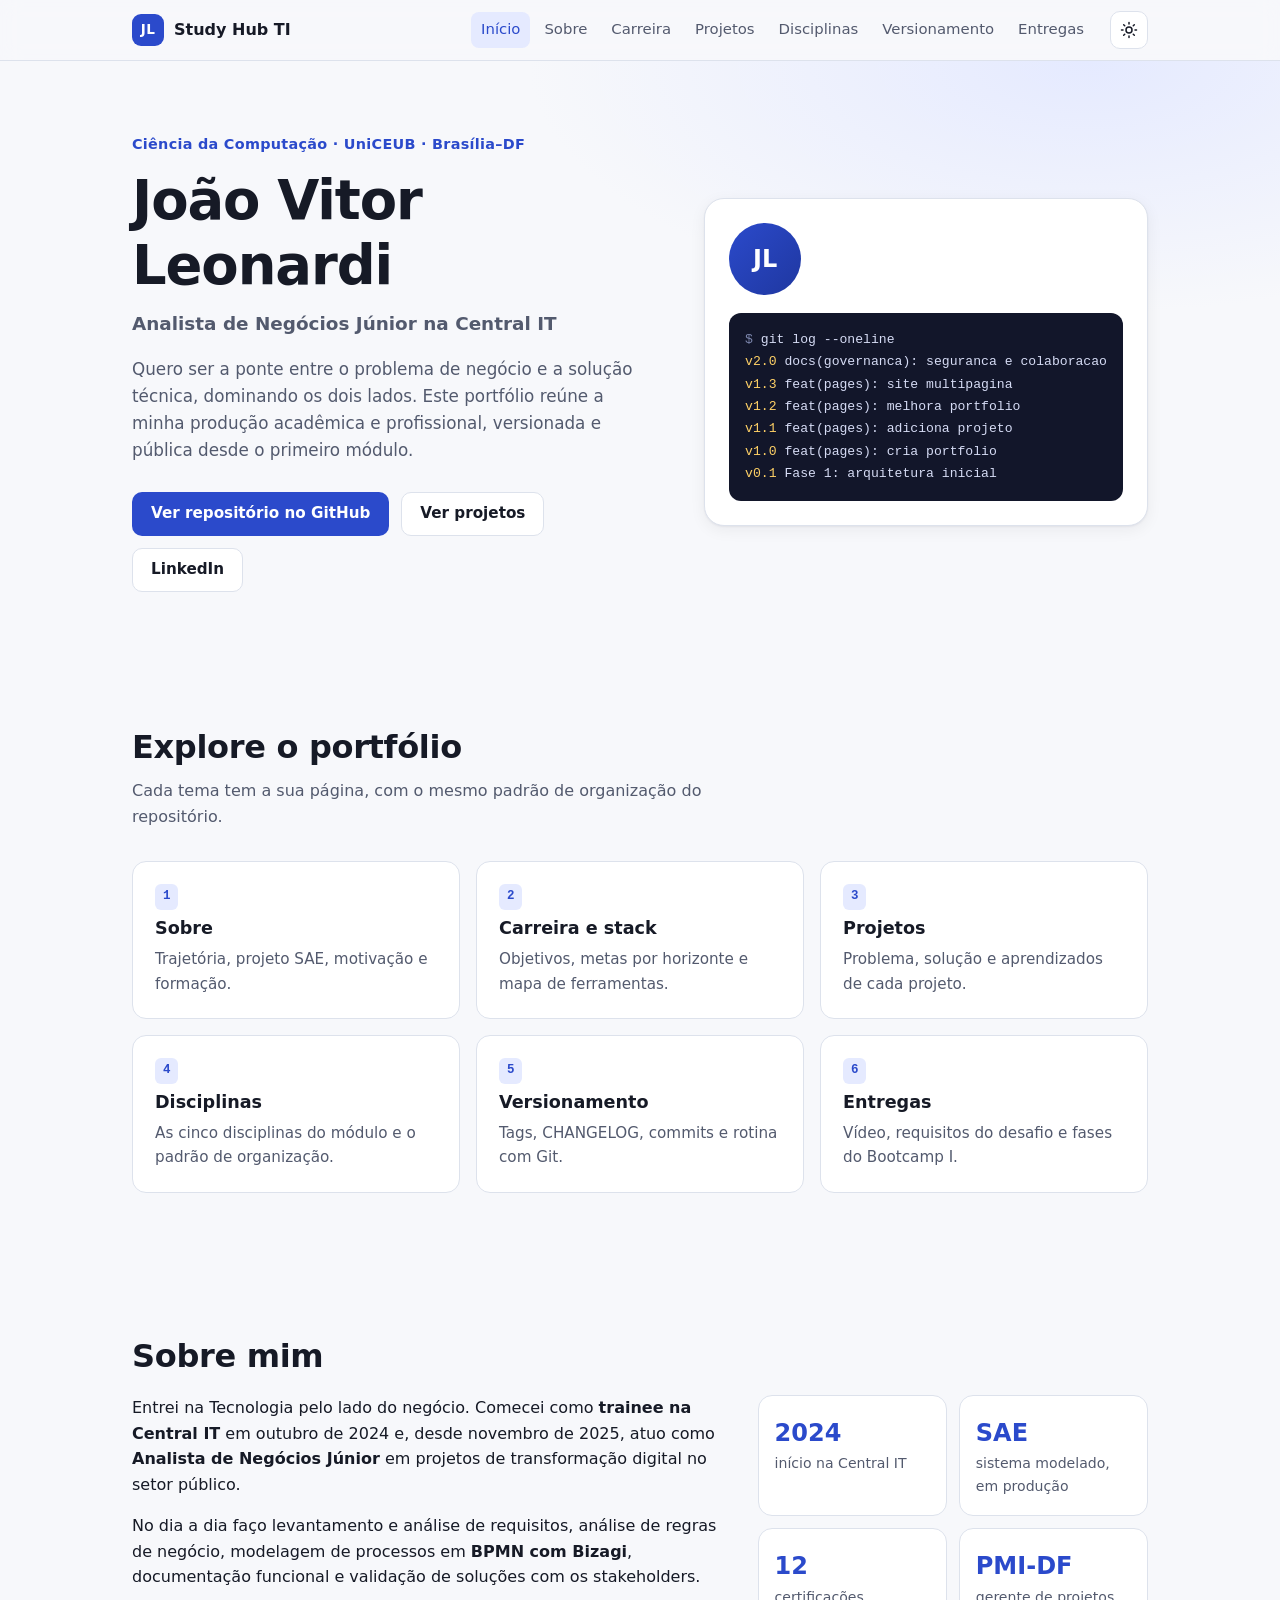
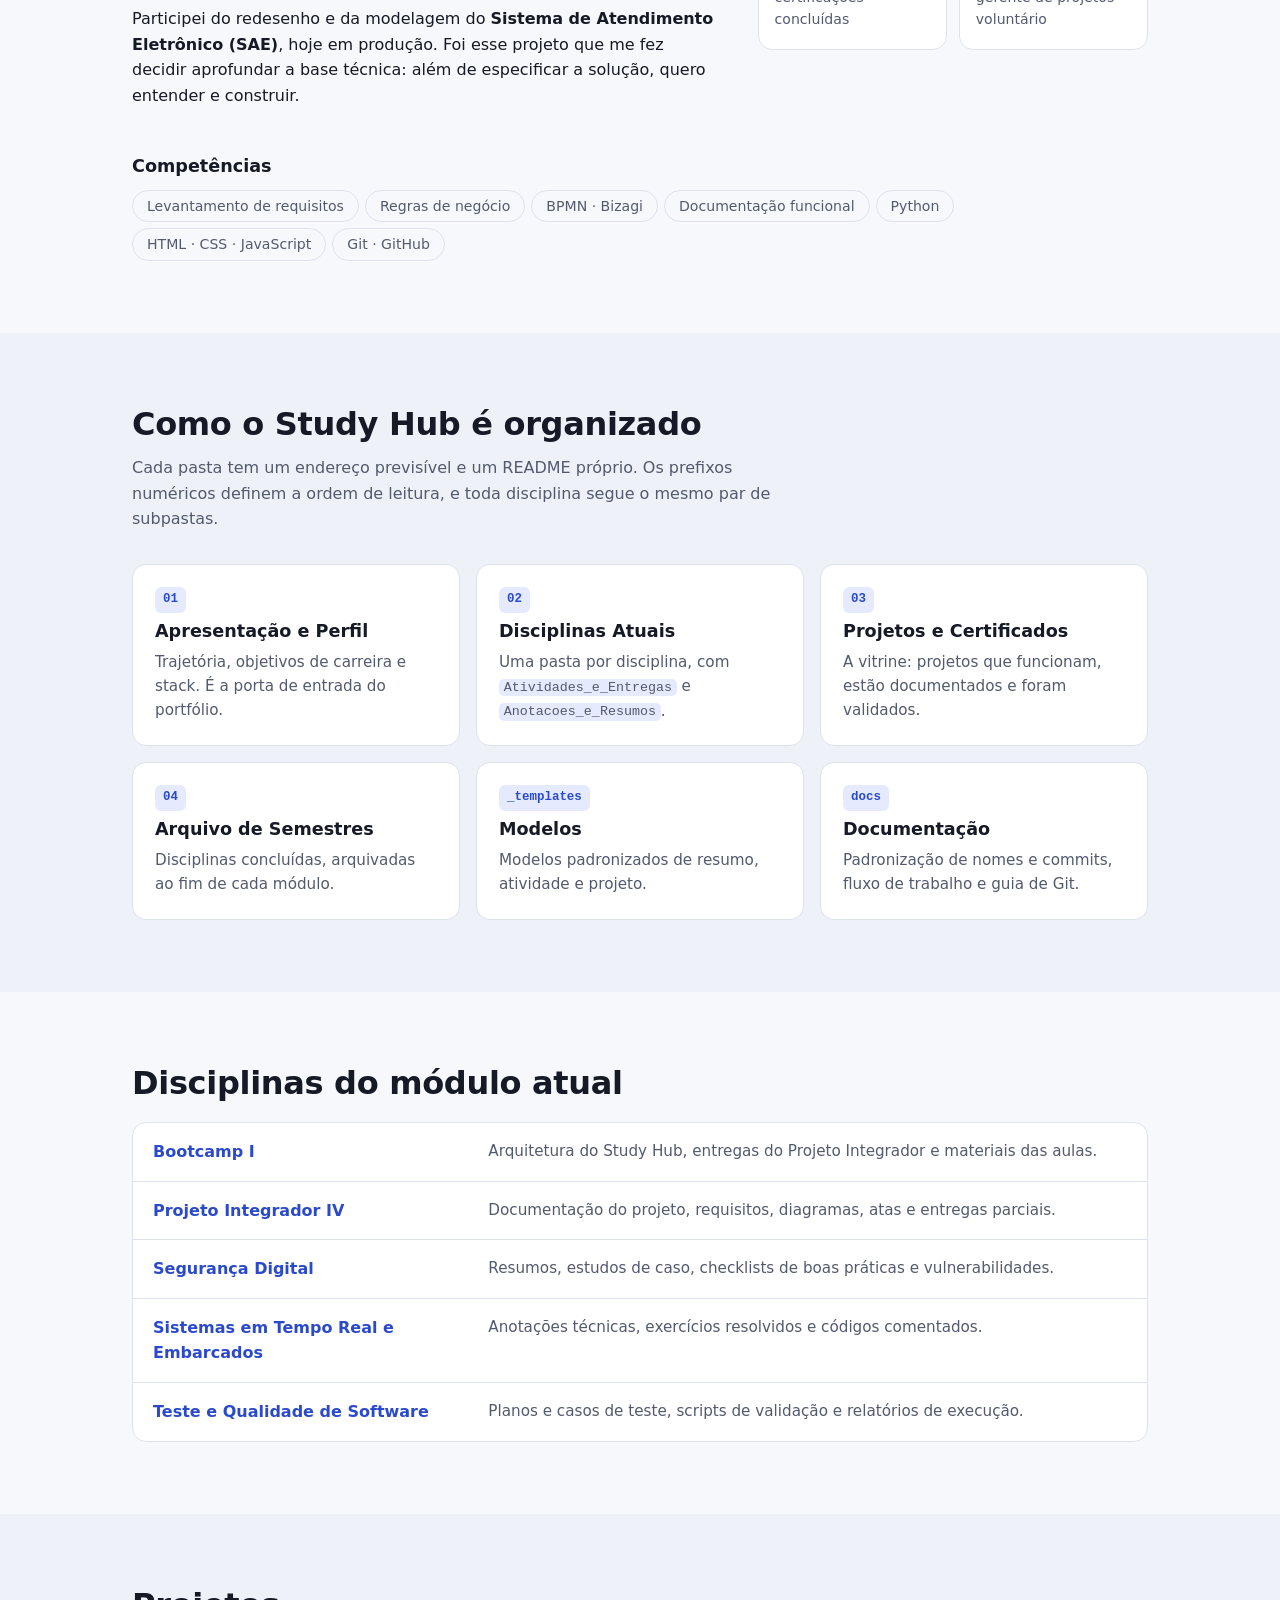
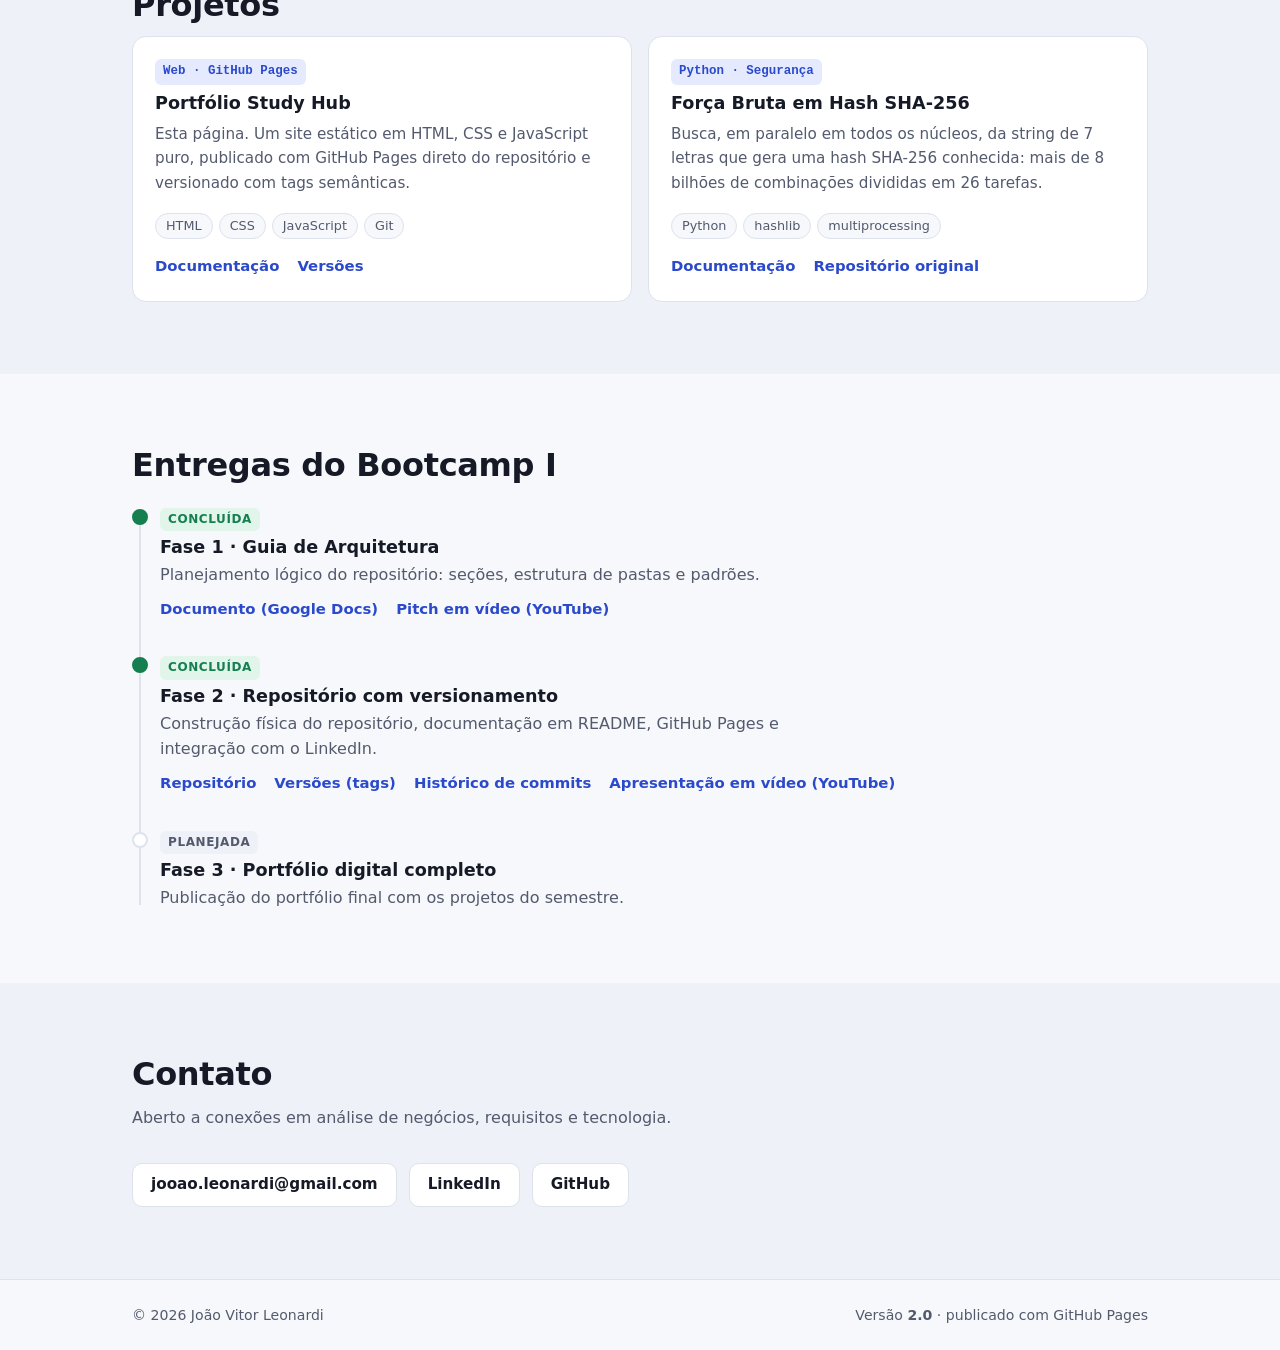
<file: index.html>
<!doctype html>
<html lang="pt-BR">
<head>
  <meta charset="utf-8">
  <meta name="viewport" content="width=device-width, initial-scale=1">
  <title>João Vitor Leonardi · Study Hub TI</title>
  <meta name="description" content="Portfólio acadêmico e profissional de João Vitor Leonardi: Ciência da Computação no UniCEUB, análise de negócios e projetos práticos versionados no GitHub.">
  <meta property="og:title" content="João Vitor Leonardi · Study Hub TI">
  <meta property="og:description" content="Portfólio acadêmico e profissional versionado no GitHub.">
  <meta name="theme-color" content="#2b4acb">
  <meta property="og:type" content="website">
  <meta property="og:locale" content="pt_BR">
  <meta name="twitter:card" content="summary">
  <meta property="og:url" content="https://jooaoleonardi.github.io/Meu_Study_Hub_TI/">
  <link rel="icon" href="data:image/svg+xml,%3Csvg xmlns='http://www.w3.org/2000/svg' viewBox='0 0 64 64'%3E%3Crect width='64' height='64' rx='14' fill='%232b4acb'/%3E%3Ctext x='32' y='42' font-family='Arial,sans-serif' font-size='28' font-weight='700' fill='white' text-anchor='middle'%3EJL%3C/text%3E%3C/svg%3E">
  <link rel="stylesheet" href="assets/css/style.css">
  <script type="application/ld+json">
  {"@context":"https://schema.org","@type":"Person","name":"João Vitor Leonardi","jobTitle":"Analista de Negócios Júnior","worksFor":{"@type":"Organization","name":"Central IT"},"alumniOf":"UniCEUB","url":"https://jooaoleonardi.github.io/Meu_Study_Hub_TI/","sameAs":["https://github.com/jooaoleonardi","https://www.linkedin.com/in/jooaoleonardi"]}
  </script>
</head>
<body>
  <div class="progress" id="progress" aria-hidden="true"></div>
  <a class="skip-link" href="#conteudo">Pular para o conteúdo</a>

  <header class="site-header">
    <div class="container header-inner">
      <a class="brand" href="index.html" aria-label="Início">
        <span class="brand-mark">JL</span>
        <span class="brand-name">Study Hub TI</span>
      </a>
      <nav class="site-nav" id="site-nav" aria-label="Páginas">
        <a href="index.html">Início</a>
        <a href="sobre.html">Sobre</a>
        <a href="carreira.html">Carreira</a>
        <a href="projetos.html">Projetos</a>
        <a href="disciplinas.html">Disciplinas</a>
        <a href="versionamento.html">Versionamento</a>
        <a href="entregas.html">Entregas</a>
      </nav>
      <div class="header-actions">
        <button class="icon-btn" id="theme-toggle" type="button" aria-label="Alternar tema claro/escuro">
          <svg class="icon-sun" viewBox="0 0 24 24" aria-hidden="true"><circle cx="12" cy="12" r="4"/><path d="M12 2v2M12 20v2M4.9 4.9l1.4 1.4M17.7 17.7l1.4 1.4M2 12h2M20 12h2M4.9 19.1l1.4-1.4M17.7 6.3l1.4-1.4"/></svg>
          <svg class="icon-moon" viewBox="0 0 24 24" aria-hidden="true"><path d="M21 12.8A9 9 0 1 1 11.2 3a7 7 0 0 0 9.8 9.8z"/></svg>
        </button>
        <button class="icon-btn menu-btn" id="menu-toggle" type="button" aria-label="Abrir menu" aria-expanded="false" aria-controls="site-nav">
          <svg viewBox="0 0 24 24" aria-hidden="true"><path d="M4 7h16M4 12h16M4 17h16"/></svg>
        </button>
      </div>
    </div>
  </header>

  <main id="conteudo">
    <!-- Hero -->
    <section class="hero" id="topo">
      <div class="container hero-inner">
        <div class="hero-text">
          <p class="eyebrow">Ciência da Computação · UniCEUB · Brasília–DF</p>
          <h1>João Vitor Leonardi</h1>
          <p class="hero-role">Analista de Negócios Júnior na Central IT</p>
          <p class="hero-lead">
            Quero ser a ponte entre o problema de negócio e a solução técnica,
            dominando os dois lados. Este portfólio reúne a minha produção acadêmica
            e profissional, versionada e pública desde o primeiro módulo.
          </p>
          <div class="hero-cta">
            <a class="btn btn-primary" href="https://github.com/jooaoleonardi/Meu_Study_Hub_TI" target="_blank" rel="noopener">Ver repositório no GitHub</a>
            <a class="btn btn-ghost" href="#projetos">Ver projetos</a>
            <a class="btn btn-ghost" href="https://www.linkedin.com/in/jooaoleonardi" target="_blank" rel="noopener">LinkedIn</a>
          </div>
        </div>
        <div class="hero-card" aria-hidden="true">
          <div class="avatar">JL</div>
          <pre class="terminal"><span class="t-dim">$</span> git log --oneline
<span class="t-acc">v2.0</span> docs(governanca): seguranca e colaboracao
<span class="t-acc">v1.3</span> feat(pages): site multipagina
<span class="t-acc">v1.2</span> feat(pages): melhora portfolio
<span class="t-acc">v1.1</span> feat(pages): adiciona projeto
<span class="t-acc">v1.0</span> feat(pages): cria portfolio
<span class="t-acc">v0.1</span> Fase 1: arquitetura inicial</pre>
        </div>
      </div>
    </section>

    <!-- explore:start -->
    <section class="section" id="explorar">
      <div class="container">
        <h2 class="section-title">Explore o portfólio</h2>
        <p class="section-lead">Cada tema tem a sua página, com o mesmo padrão de organização do repositório.</p>
        <div class="cards cards-3">
          <a class="card card-link" href="sobre.html"><span class="card-tag">1</span><h3>Sobre</h3><p>Trajetória, projeto SAE, motivação e formação.</p></a>
          <a class="card card-link" href="carreira.html"><span class="card-tag">2</span><h3>Carreira e stack</h3><p>Objetivos, metas por horizonte e mapa de ferramentas.</p></a>
          <a class="card card-link" href="projetos.html"><span class="card-tag">3</span><h3>Projetos</h3><p>Problema, solução e aprendizados de cada projeto.</p></a>
          <a class="card card-link" href="disciplinas.html"><span class="card-tag">4</span><h3>Disciplinas</h3><p>As cinco disciplinas do módulo e o padrão de organização.</p></a>
          <a class="card card-link" href="versionamento.html"><span class="card-tag">5</span><h3>Versionamento</h3><p>Tags, CHANGELOG, commits e rotina com Git.</p></a>
          <a class="card card-link" href="entregas.html"><span class="card-tag">6</span><h3>Entregas</h3><p>Vídeo, requisitos do desafio e fases do Bootcamp I.</p></a>
        </div>
      </div>
    </section>
    <!-- explore:end -->

    <!-- Sobre -->
    <section class="section" id="sobre">
      <div class="container">
        <h2 class="section-title">Sobre mim</h2>
        <div class="about-grid">
          <div class="prose">
            <p>
              Entrei na Tecnologia pelo lado do negócio. Comecei como <strong>trainee na
              Central IT</strong> em outubro de 2024 e, desde novembro de 2025, atuo como
              <strong>Analista de Negócios Júnior</strong> em projetos de transformação digital
              no setor público.
            </p>
            <p>
              No dia a dia faço levantamento e análise de requisitos, análise de regras de
              negócio, modelagem de processos em <strong>BPMN com Bizagi</strong>, documentação
              funcional e validação de soluções com os stakeholders.
            </p>
            <p>
              Participei do redesenho e da modelagem do <strong>Sistema de Atendimento
              Eletrônico (SAE)</strong>, hoje em produção. Foi esse projeto que me fez decidir
              aprofundar a base técnica: além de especificar a solução, quero entender e construir.
            </p>
          </div>
          <ul class="stats">
            <li><span class="stat-value">2024</span><span class="stat-label">início na Central IT</span></li>
            <li><span class="stat-value">SAE</span><span class="stat-label">sistema modelado, em produção</span></li>
            <li><span class="stat-value">12</span><span class="stat-label">certificações concluídas</span></li>
            <li><span class="stat-value">PMI-DF</span><span class="stat-label">gerente de projetos voluntário</span></li>
          </ul>
        </div>
        <h3 class="subtitle">Competências</h3>
        <ul class="chips chips-lg">
          <li>Levantamento de requisitos</li><li>Regras de negócio</li><li>BPMN · Bizagi</li>
          <li>Documentação funcional</li><li>Python</li><li>HTML · CSS · JavaScript</li><li>Git · GitHub</li>
        </ul>
      </div>
    </section>

    <!-- Study Hub -->
    <section class="section section-alt" id="study-hub">
      <div class="container">
        <h2 class="section-title">Como o Study Hub é organizado</h2>
        <p class="section-lead">
          Cada pasta tem um endereço previsível e um README próprio. Os prefixos numéricos
          definem a ordem de leitura, e toda disciplina segue o mesmo par de subpastas.
        </p>
        <div class="cards cards-3">
          <a class="card card-link" href="https://github.com/jooaoleonardi/Meu_Study_Hub_TI/tree/main/01_Apresentacao_e_Perfil" target="_blank" rel="noopener">
            <span class="card-tag">01</span>
            <h3>Apresentação e Perfil</h3>
            <p>Trajetória, objetivos de carreira e stack. É a porta de entrada do portfólio.</p>
          </a>
          <a class="card card-link" href="https://github.com/jooaoleonardi/Meu_Study_Hub_TI/tree/main/02_Disciplinas_Atuais" target="_blank" rel="noopener">
            <span class="card-tag">02</span>
            <h3>Disciplinas Atuais</h3>
            <p>Uma pasta por disciplina, com <code>Atividades_e_Entregas</code> e <code>Anotacoes_e_Resumos</code>.</p>
          </a>
          <a class="card card-link" href="https://github.com/jooaoleonardi/Meu_Study_Hub_TI/tree/main/03_Projetos_e_Certificados" target="_blank" rel="noopener">
            <span class="card-tag">03</span>
            <h3>Projetos e Certificados</h3>
            <p>A vitrine: projetos que funcionam, estão documentados e foram validados.</p>
          </a>
          <a class="card card-link" href="https://github.com/jooaoleonardi/Meu_Study_Hub_TI/tree/main/04_Arquivo_Semestres_Anteriores" target="_blank" rel="noopener">
            <span class="card-tag">04</span>
            <h3>Arquivo de Semestres</h3>
            <p>Disciplinas concluídas, arquivadas ao fim de cada módulo.</p>
          </a>
          <a class="card card-link" href="https://github.com/jooaoleonardi/Meu_Study_Hub_TI/tree/main/_templates" target="_blank" rel="noopener">
            <span class="card-tag">_templates</span>
            <h3>Modelos</h3>
            <p>Modelos padronizados de resumo, atividade e projeto.</p>
          </a>
          <a class="card card-link" href="https://github.com/jooaoleonardi/Meu_Study_Hub_TI/tree/main/docs" target="_blank" rel="noopener">
            <span class="card-tag">docs</span>
            <h3>Documentação</h3>
            <p>Padronização de nomes e commits, fluxo de trabalho e guia de Git.</p>
          </a>
        </div>
      </div>
    </section>

    <!-- Disciplinas -->
    <section class="section" id="disciplinas">
      <div class="container">
        <h2 class="section-title">Disciplinas do módulo atual</h2>
        <ul class="list-rows">
          <li>
            <a href="https://github.com/jooaoleonardi/Meu_Study_Hub_TI/tree/main/02_Disciplinas_Atuais/Bootcamp_I" target="_blank" rel="noopener">Bootcamp I</a>
            <span>Arquitetura do Study Hub, entregas do Projeto Integrador e materiais das aulas.</span>
          </li>
          <li>
            <a href="https://github.com/jooaoleonardi/Meu_Study_Hub_TI/tree/main/02_Disciplinas_Atuais/Projeto_Integrador_IV" target="_blank" rel="noopener">Projeto Integrador IV</a>
            <span>Documentação do projeto, requisitos, diagramas, atas e entregas parciais.</span>
          </li>
          <li>
            <a href="https://github.com/jooaoleonardi/Meu_Study_Hub_TI/tree/main/02_Disciplinas_Atuais/Seguranca_Digital" target="_blank" rel="noopener">Segurança Digital</a>
            <span>Resumos, estudos de caso, checklists de boas práticas e vulnerabilidades.</span>
          </li>
          <li>
            <a href="https://github.com/jooaoleonardi/Meu_Study_Hub_TI/tree/main/02_Disciplinas_Atuais/Sistemas_Tempo_Real_e_Embarcados" target="_blank" rel="noopener">Sistemas em Tempo Real e Embarcados</a>
            <span>Anotações técnicas, exercícios resolvidos e códigos comentados.</span>
          </li>
          <li>
            <a href="https://github.com/jooaoleonardi/Meu_Study_Hub_TI/tree/main/02_Disciplinas_Atuais/Teste_e_Qualidade_de_Software" target="_blank" rel="noopener">Teste e Qualidade de Software</a>
            <span>Planos e casos de teste, scripts de validação e relatórios de execução.</span>
          </li>
        </ul>
      </div>
    </section>

    <!-- Projetos -->
    <section class="section section-alt" id="projetos">
      <div class="container">
        <h2 class="section-title">Projetos</h2>
        <div class="cards cards-2">
          <article class="card">
            <span class="card-tag">Web · GitHub Pages</span>
            <h3>Portfólio Study Hub</h3>
            <p>
              Esta página. Um site estático em HTML, CSS e JavaScript puro, publicado com
              GitHub Pages direto do repositório e versionado com tags semânticas.
            </p>
            <ul class="chips"><li>HTML</li><li>CSS</li><li>JavaScript</li><li>Git</li></ul>
            <div class="card-links">
              <a href="https://github.com/jooaoleonardi/Meu_Study_Hub_TI/tree/main/03_Projetos_e_Certificados/Projetos_Praticos/portfolio_github_pages" target="_blank" rel="noopener">Documentação</a>
              <a href="https://github.com/jooaoleonardi/Meu_Study_Hub_TI/releases" target="_blank" rel="noopener">Versões</a>
            </div>
          </article>
          <article class="card">
            <span class="card-tag">Python · Segurança</span>
            <h3>Força Bruta em Hash SHA-256</h3>
            <p>
              Busca, em paralelo em todos os núcleos, da string de 7 letras que gera uma hash
              SHA-256 conhecida: mais de 8 bilhões de combinações divididas em 26 tarefas.
            </p>
            <ul class="chips"><li>Python</li><li>hashlib</li><li>multiprocessing</li></ul>
            <div class="card-links">
              <a href="https://github.com/jooaoleonardi/Meu_Study_Hub_TI/tree/main/03_Projetos_e_Certificados/Projetos_Praticos/forca_bruta_hash" target="_blank" rel="noopener">Documentação</a>
              <a href="https://github.com/jooaoleonardi/Forca-Bruta-Hash" target="_blank" rel="noopener">Repositório original</a>
            </div>
          </article>
        </div>
      </div>
    </section>

    <!-- Entregas -->
    <section class="section" id="entregas">
      <div class="container">
        <h2 class="section-title">Entregas do Bootcamp I</h2>
        <ol class="timeline">
          <li class="done">
            <span class="status">Concluída</span>
            <h3>Fase 1 · Guia de Arquitetura</h3>
            <p>Planejamento lógico do repositório: seções, estrutura de pastas e padrões.</p>
            <div class="card-links">
              <a href="https://docs.google.com/document/d/1vXPXqqofkiJiBfFWKWqR7vkLPf_B50NKzpmm2bIu-2w/edit?usp=sharing" target="_blank" rel="noopener">Documento (Google Docs)</a>
              <a href="https://youtu.be/aTzOih38f58" target="_blank" rel="noopener">Pitch em vídeo (YouTube)</a>
            </div>
          </li>
          <li class="done">
            <span class="status">Concluída</span>
            <h3>Fase 2 · Repositório com versionamento</h3>
            <p>Construção física do repositório, documentação em README, GitHub Pages e integração com o LinkedIn.</p>
            <div class="card-links">
              <a href="https://github.com/jooaoleonardi/Meu_Study_Hub_TI" target="_blank" rel="noopener">Repositório</a>
              <a href="https://github.com/jooaoleonardi/Meu_Study_Hub_TI/tags" target="_blank" rel="noopener">Versões (tags)</a>
              <a href="https://github.com/jooaoleonardi/Meu_Study_Hub_TI/commits/main" target="_blank" rel="noopener">Histórico de commits</a>
              <a href="https://youtu.be/aisf7ItJSUU" target="_blank" rel="noopener">Apresentação em vídeo (YouTube)</a>
            </div>
          </li>
          <li>
            <span class="status">Planejada</span>
            <h3>Fase 3 · Portfólio digital completo</h3>
            <p>Publicação do portfólio final com os projetos do semestre.</p>
          </li>
        </ol>
      </div>
    </section>

    <!-- Contato -->
    <section class="section section-alt" id="contato">
      <div class="container contact">
        <h2 class="section-title">Contato</h2>
        <p class="section-lead">Aberto a conexões em análise de negócios, requisitos e tecnologia.</p>
        <div class="contact-links">
          <a class="btn btn-ghost" href="mailto:jooao.leonardi@gmail.com">jooao.leonardi@gmail.com</a>
          <a class="btn btn-ghost" href="https://www.linkedin.com/in/jooaoleonardi" target="_blank" rel="noopener">LinkedIn</a>
          <a class="btn btn-ghost" href="https://github.com/jooaoleonardi" target="_blank" rel="noopener">GitHub</a>
        </div>
      </div>
    </section>
  </main>

  <footer class="site-footer">
    <div class="container footer-inner">
      <span>© <span id="year">2026</span> João Vitor Leonardi</span>
      <span>Versão <strong>2.0</strong> · publicado com GitHub Pages</span>
    </div>
  </footer>

  <a class="to-top" id="to-top" href="#topo" aria-label="Voltar ao topo" hidden>↑</a>

  <script src="assets/js/main.js"></script>
</body>
</html>
</file>
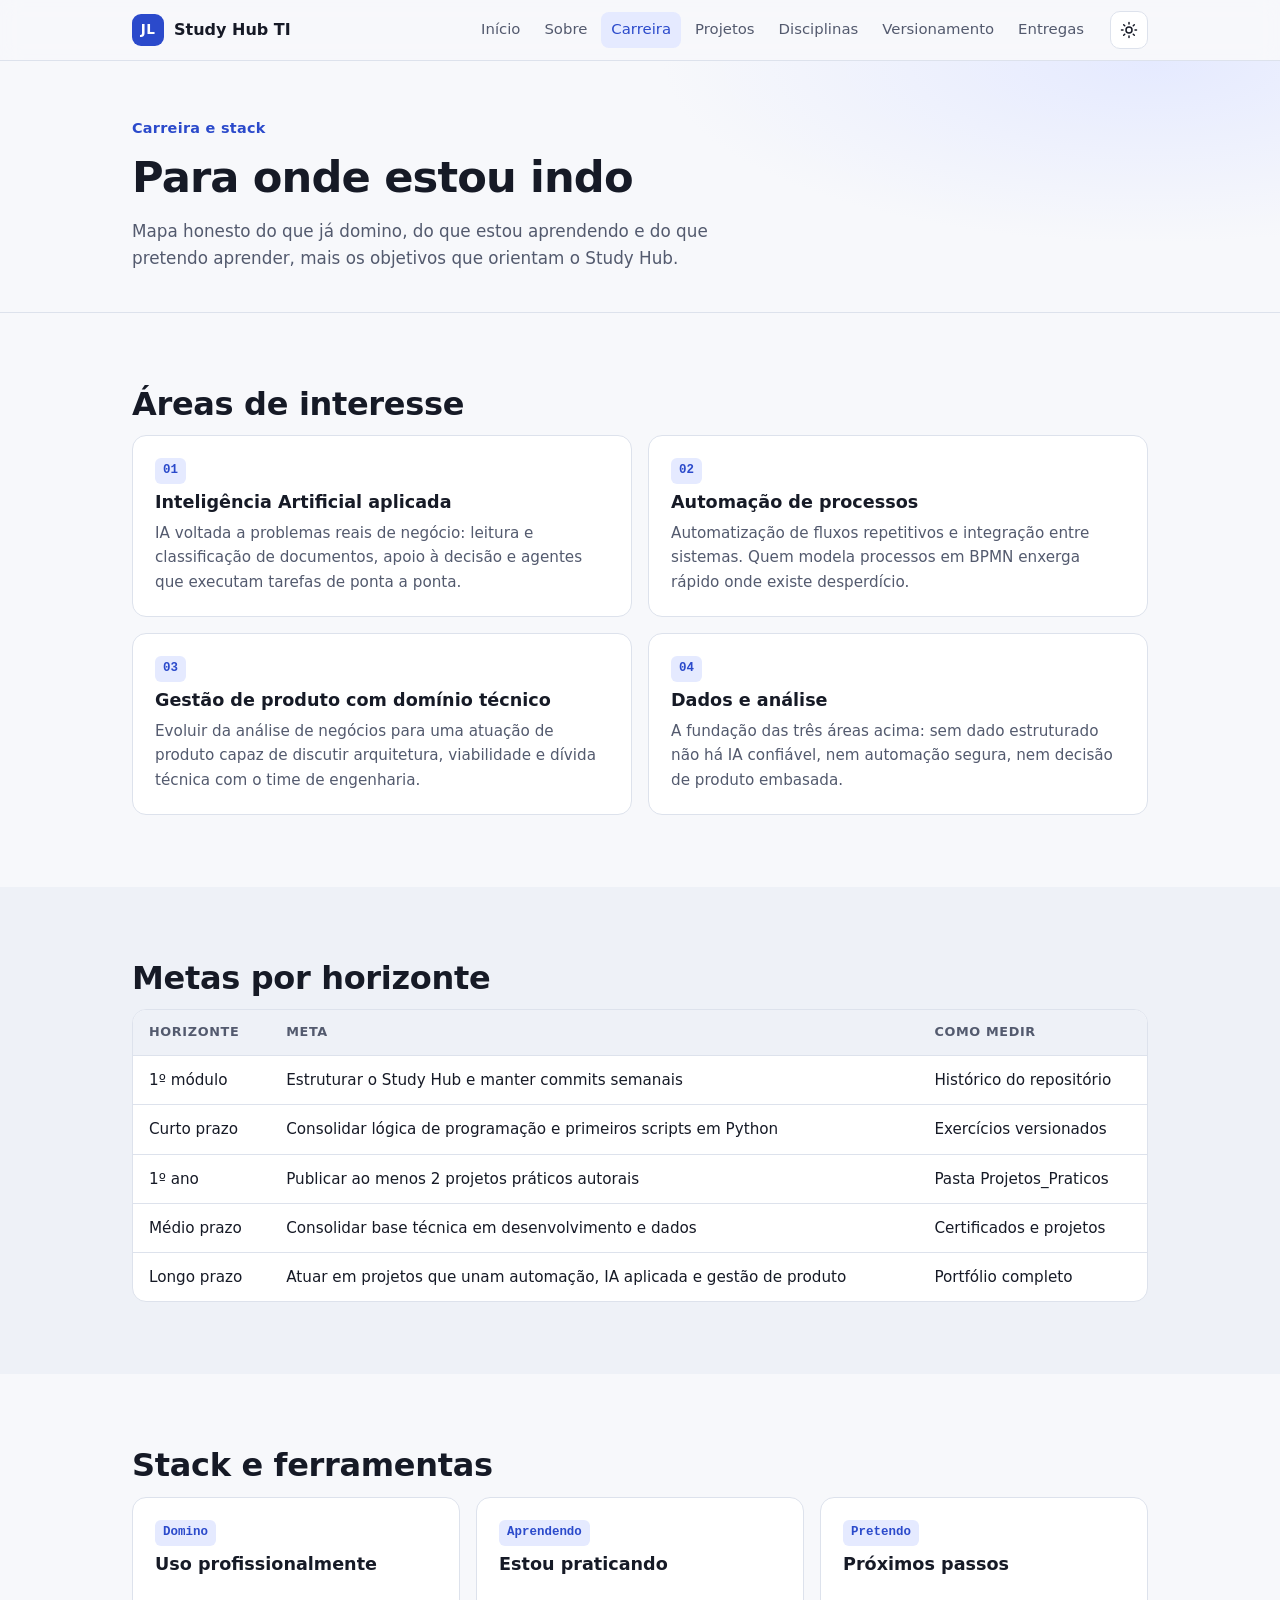
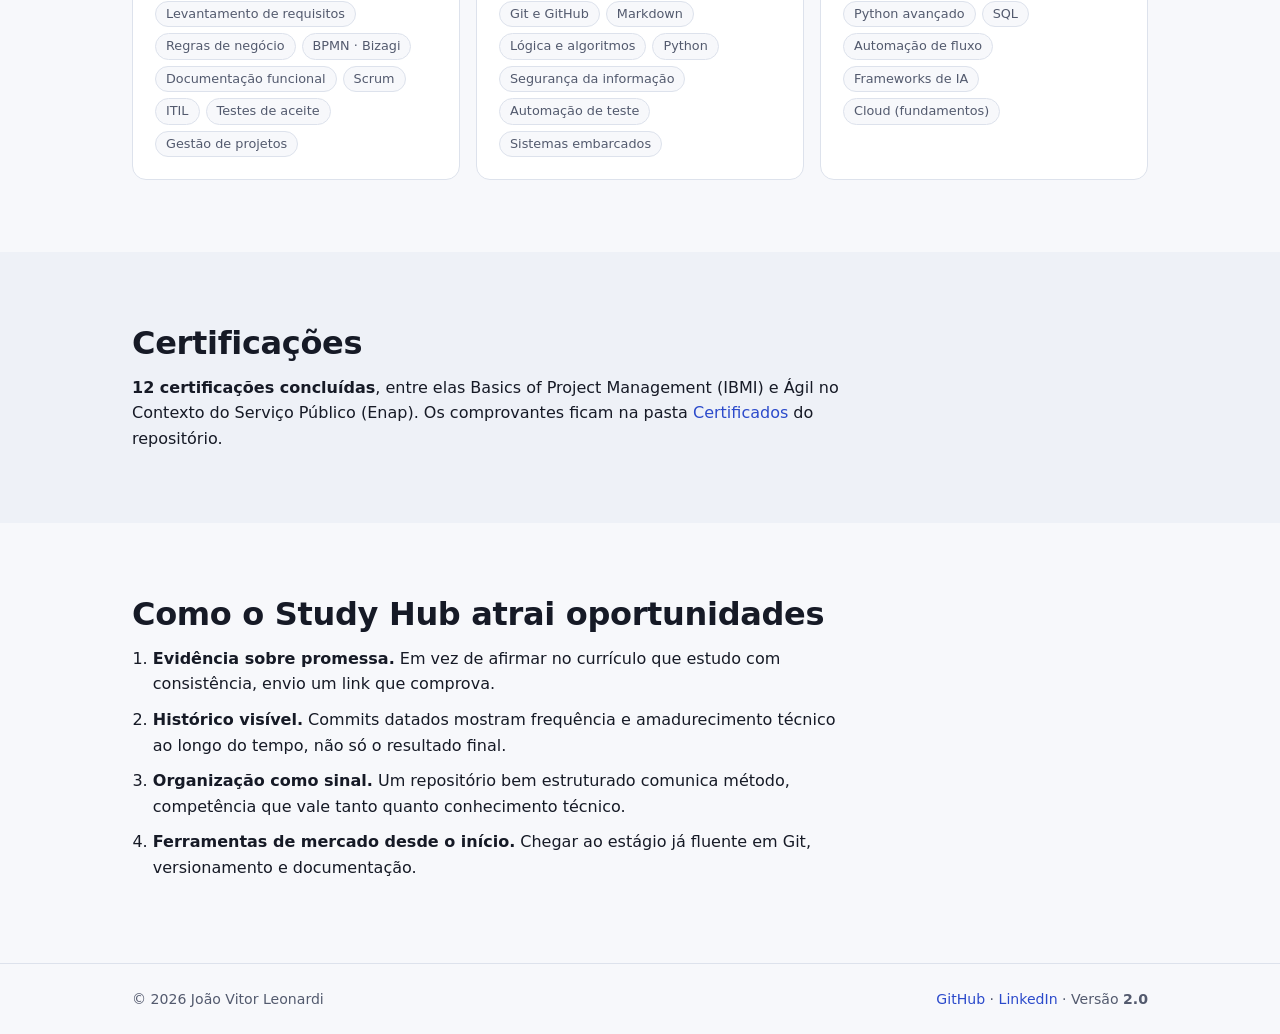
<file: carreira.html>
<!doctype html>
<html lang="pt-BR">
<head>
  <meta charset="utf-8">
  <meta name="viewport" content="width=device-width, initial-scale=1">
  <title>Carreira e stack · João Vitor Leonardi</title>
  <meta name="description" content="Objetivos de carreira, metas por horizonte e mapa de ferramentas de João Vitor Leonardi.">
  <meta name="theme-color" content="#2b4acb">
  <meta property="og:title" content="Carreira e stack · João Vitor Leonardi">
  <meta property="og:description" content="Objetivos de carreira, metas por horizonte e mapa de ferramentas de João Vitor Leonardi.">
  <meta property="og:type" content="website">
  <meta property="og:locale" content="pt_BR">
  <meta property="og:url" content="https://jooaoleonardi.github.io/Meu_Study_Hub_TI/carreira.html">
  <meta name="twitter:card" content="summary">
  <link rel="icon" href="data:image/svg+xml,%3Csvg xmlns='http://www.w3.org/2000/svg' viewBox='0 0 64 64'%3E%3Crect width='64' height='64' rx='14' fill='%232b4acb'/%3E%3Ctext x='32' y='42' font-family='Arial,sans-serif' font-size='28' font-weight='700' fill='white' text-anchor='middle'%3EJL%3C/text%3E%3C/svg%3E">
  <link rel="stylesheet" href="assets/css/style.css">
</head>
<body>
  <div class="progress" id="progress" aria-hidden="true"></div>
  <a class="skip-link" href="#conteudo">Pular para o conteúdo</a>

  <header class="site-header">
    <div class="container header-inner">
      <a class="brand" href="index.html" aria-label="Início">
        <span class="brand-mark">JL</span>
        <span class="brand-name">Study Hub TI</span>
      </a>
      <nav class="site-nav" id="site-nav" aria-label="Páginas">
        <a href="index.html">Início</a>
        <a href="sobre.html">Sobre</a>
        <a href="carreira.html">Carreira</a>
        <a href="projetos.html">Projetos</a>
        <a href="disciplinas.html">Disciplinas</a>
        <a href="versionamento.html">Versionamento</a>
        <a href="entregas.html">Entregas</a>
      </nav>
      <div class="header-actions">
        <button class="icon-btn" id="theme-toggle" type="button" aria-label="Alternar tema claro/escuro">
          <svg class="icon-sun" viewBox="0 0 24 24" aria-hidden="true"><circle cx="12" cy="12" r="4"/><path d="M12 2v2M12 20v2M4.9 4.9l1.4 1.4M17.7 17.7l1.4 1.4M2 12h2M20 12h2M4.9 19.1l1.4-1.4M17.7 6.3l1.4-1.4"/></svg>
          <svg class="icon-moon" viewBox="0 0 24 24" aria-hidden="true"><path d="M21 12.8A9 9 0 1 1 11.2 3a7 7 0 0 0 9.8 9.8z"/></svg>
        </button>
        <button class="icon-btn menu-btn" id="menu-toggle" type="button" aria-label="Abrir menu" aria-expanded="false" aria-controls="site-nav">
          <svg viewBox="0 0 24 24" aria-hidden="true"><path d="M4 7h16M4 12h16M4 17h16"/></svg>
        </button>
      </div>
    </div>
  </header>

  <main id="conteudo">
    <section class="page-hero" id="topo">
      <div class="container">
        <p class="eyebrow">Carreira e stack</p>
        <h1>Para onde estou indo</h1>
        <p class="hero-lead">Mapa honesto do que já domino, do que estou aprendendo e do que pretendo aprender, mais os objetivos que orientam o Study Hub.</p>
      </div>
    </section>

    <section class="section">
      <div class="container">
        <h2 class="section-title">Áreas de interesse</h2>
        <div class="cards cards-2"><article class="card"><span class="card-tag">01</span><h3>Inteligência Artificial aplicada</h3><p>IA voltada a problemas reais de negócio: leitura e classificação de documentos, apoio à decisão e agentes que executam tarefas de ponta a ponta.</p></article><article class="card"><span class="card-tag">02</span><h3>Automação de processos</h3><p>Automatização de fluxos repetitivos e integração entre sistemas. Quem modela processos em BPMN enxerga rápido onde existe desperdício.</p></article><article class="card"><span class="card-tag">03</span><h3>Gestão de produto com domínio técnico</h3><p>Evoluir da análise de negócios para uma atuação de produto capaz de discutir arquitetura, viabilidade e dívida técnica com o time de engenharia.</p></article><article class="card"><span class="card-tag">04</span><h3>Dados e análise</h3><p>A fundação das três áreas acima: sem dado estruturado não há IA confiável, nem automação segura, nem decisão de produto embasada.</p></article></div>
      </div>
    </section>
    <section class="section section-alt">
      <div class="container">
        <h2 class="section-title">Metas por horizonte</h2>
        <div class="table-wrap"><table class="data-table"><thead><tr><th>Horizonte</th><th>Meta</th><th>Como medir</th></tr></thead>
<tbody>
<tr><td>1º módulo</td><td>Estruturar o Study Hub e manter commits semanais</td><td>Histórico do repositório</td></tr>
<tr><td>Curto prazo</td><td>Consolidar lógica de programação e primeiros scripts em Python</td><td>Exercícios versionados</td></tr>
<tr><td>1º ano</td><td>Publicar ao menos 2 projetos práticos autorais</td><td>Pasta Projetos_Praticos</td></tr>
<tr><td>Médio prazo</td><td>Consolidar base técnica em desenvolvimento e dados</td><td>Certificados e projetos</td></tr>
<tr><td>Longo prazo</td><td>Atuar em projetos que unam automação, IA aplicada e gestão de produto</td><td>Portfólio completo</td></tr>
</tbody></table></div>
      </div>
    </section>
    <section class="section">
      <div class="container">
        <h2 class="section-title">Stack e ferramentas</h2>
        <div class="cards cards-3"><article class="card"><span class="card-tag">Domino</span><h3>Uso profissionalmente</h3><p></p><ul class="chips"><li>Levantamento de requisitos</li><li>Regras de negócio</li><li>BPMN · Bizagi</li><li>Documentação funcional</li><li>Scrum</li><li>ITIL</li><li>Testes de aceite</li><li>Gestão de projetos</li></ul></article><article class="card"><span class="card-tag">Aprendendo</span><h3>Estou praticando</h3><p></p><ul class="chips"><li>Git e GitHub</li><li>Markdown</li><li>Lógica e algoritmos</li><li>Python</li><li>Segurança da informação</li><li>Automação de teste</li><li>Sistemas embarcados</li></ul></article><article class="card"><span class="card-tag">Pretendo</span><h3>Próximos passos</h3><p></p><ul class="chips"><li>Python avançado</li><li>SQL</li><li>Automação de fluxo</li><li>Frameworks de IA</li><li>Cloud (fundamentos)</li></ul></article></div>
      </div>
    </section>
    <section class="section section-alt">
      <div class="container">
        <h2 class="section-title">Certificações</h2>
        <p class="prose-line"><strong>12 certificações concluídas</strong>, entre elas Basics of Project Management (IBMI) e Ágil no Contexto do Serviço Público (Enap). Os comprovantes ficam na pasta <a href="https://github.com/jooaoleonardi/Meu_Study_Hub_TI/tree/main/03_Projetos_e_Certificados/Certificados" target="_blank" rel="noopener">Certificados</a> do repositório.</p>
      </div>
    </section>
    <section class="section">
      <div class="container">
        <h2 class="section-title">Como o Study Hub atrai oportunidades</h2>
        <ol class="steps"><li><strong>Evidência sobre promessa.</strong> Em vez de afirmar no currículo que estudo com consistência, envio um link que comprova.</li><li><strong>Histórico visível.</strong> Commits datados mostram frequência e amadurecimento técnico ao longo do tempo, não só o resultado final.</li><li><strong>Organização como sinal.</strong> Um repositório bem estruturado comunica método, competência que vale tanto quanto conhecimento técnico.</li><li><strong>Ferramentas de mercado desde o início.</strong> Chegar ao estágio já fluente em Git, versionamento e documentação.</li></ol>
      </div>
    </section>
  </main>

  <footer class="site-footer">
    <div class="container footer-inner">
      <span>© <span id="year">2026</span> João Vitor Leonardi</span>
      <span>
        <a href="https://github.com/jooaoleonardi/Meu_Study_Hub_TI" target="_blank" rel="noopener">GitHub</a> ·
        <a href="https://www.linkedin.com/in/jooaoleonardi" target="_blank" rel="noopener">LinkedIn</a> ·
        Versão <strong>2.0</strong>
      </span>
    </div>
  </footer>

  <a class="to-top" id="to-top" href="#topo" aria-label="Voltar ao topo" hidden>↑</a>

  <script src="assets/js/main.js"></script>
</body>
</html>
</file>
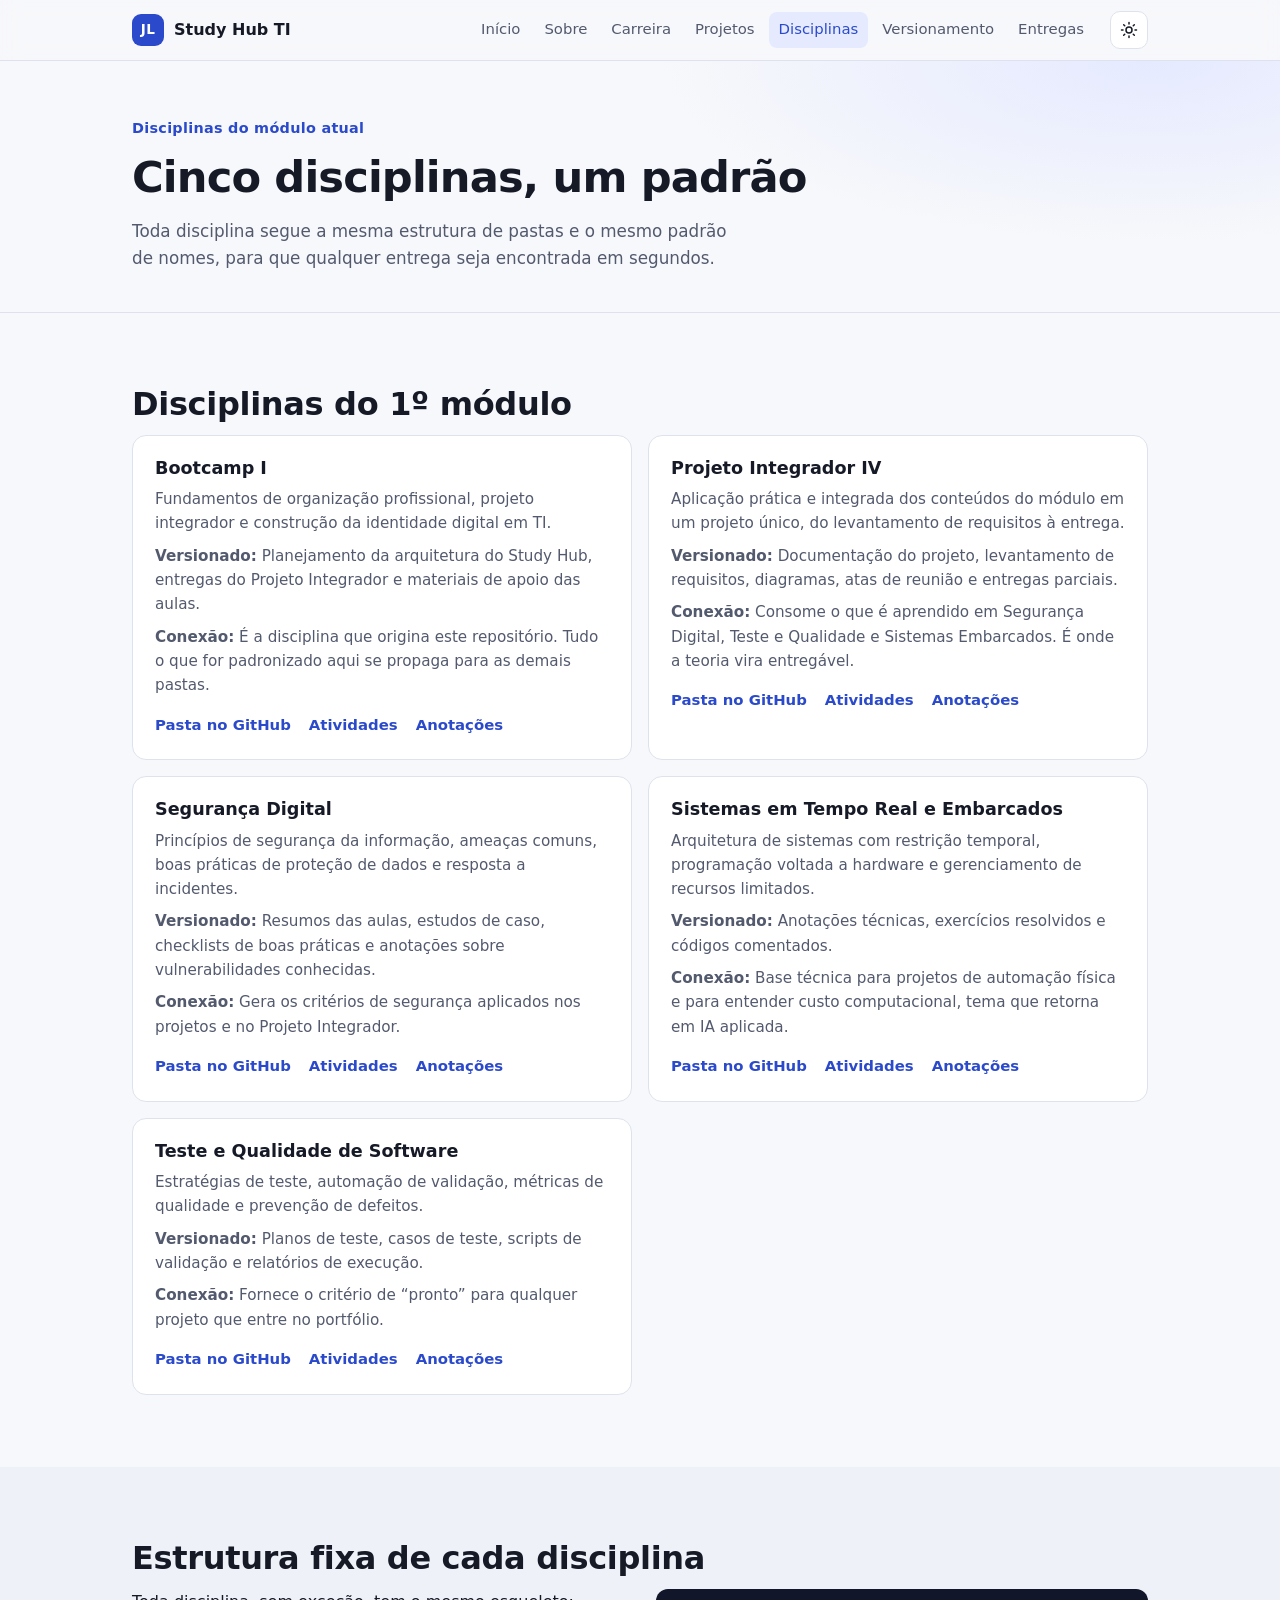
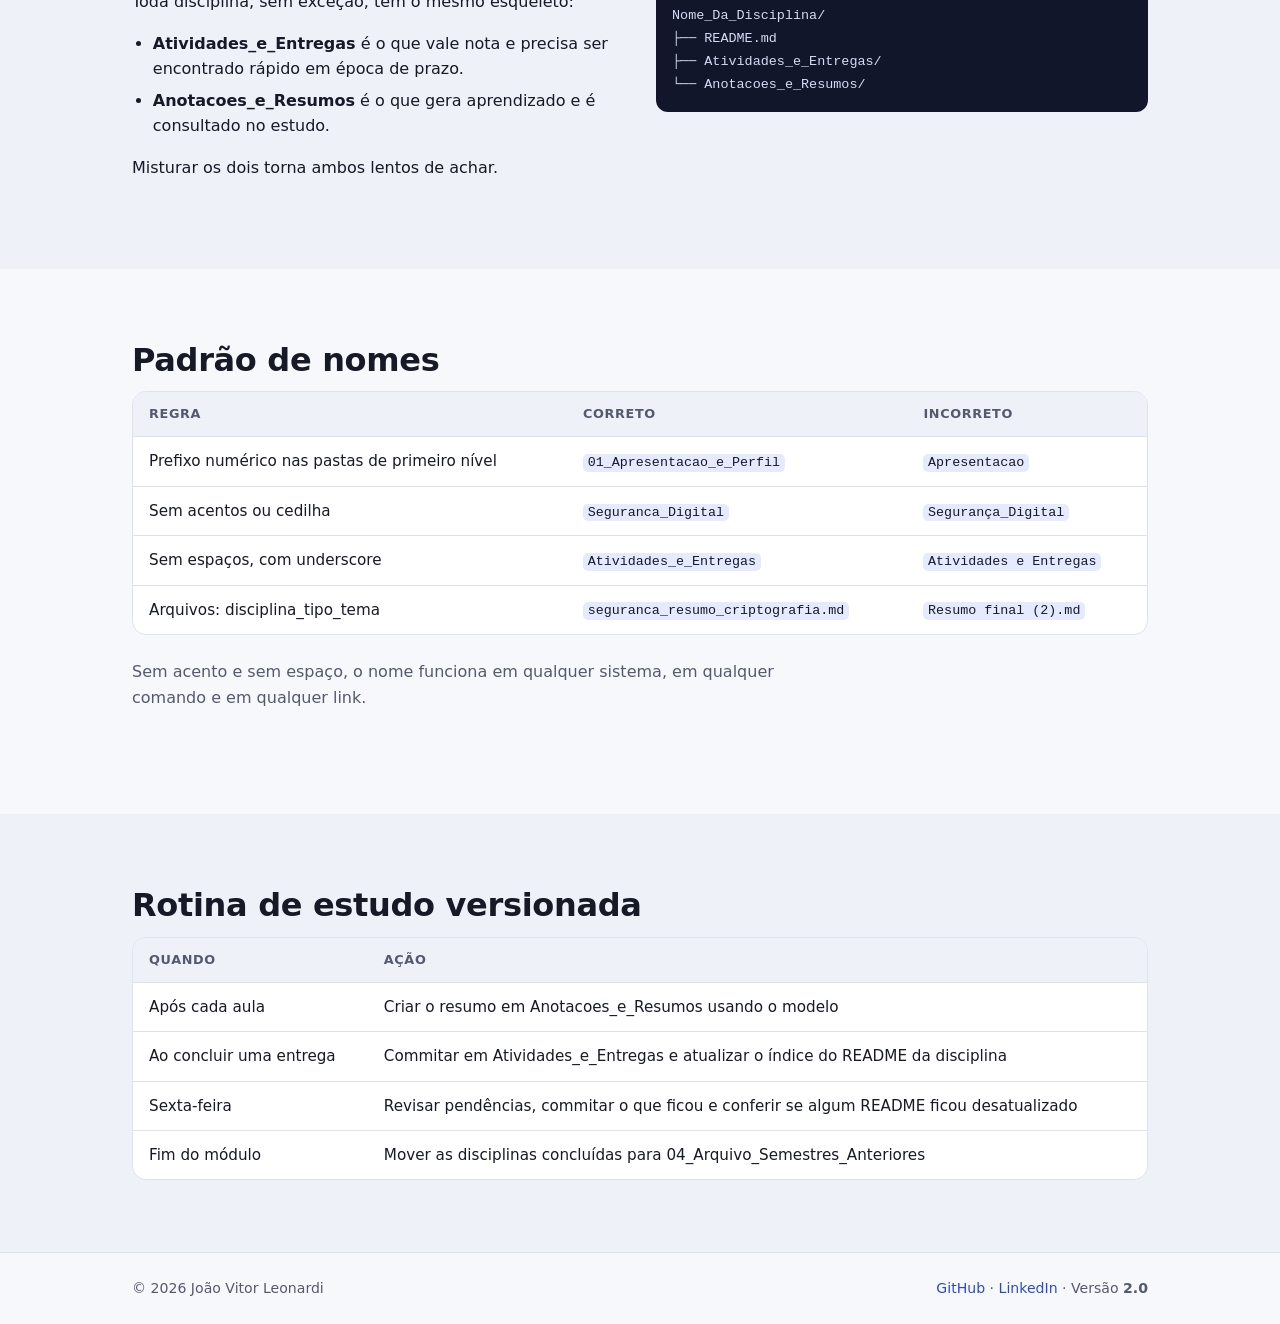
<file: disciplinas.html>
<!doctype html>
<html lang="pt-BR">
<head>
  <meta charset="utf-8">
  <meta name="viewport" content="width=device-width, initial-scale=1">
  <title>Disciplinas · João Vitor Leonardi</title>
  <meta name="description" content="Disciplinas do módulo atual e como o material de cada uma é organizado e versionado no Study Hub.">
  <meta name="theme-color" content="#2b4acb">
  <meta property="og:title" content="Disciplinas · João Vitor Leonardi">
  <meta property="og:description" content="Disciplinas do módulo atual e como o material de cada uma é organizado e versionado no Study Hub.">
  <meta property="og:type" content="website">
  <meta property="og:locale" content="pt_BR">
  <meta property="og:url" content="https://jooaoleonardi.github.io/Meu_Study_Hub_TI/disciplinas.html">
  <meta name="twitter:card" content="summary">
  <link rel="icon" href="data:image/svg+xml,%3Csvg xmlns='http://www.w3.org/2000/svg' viewBox='0 0 64 64'%3E%3Crect width='64' height='64' rx='14' fill='%232b4acb'/%3E%3Ctext x='32' y='42' font-family='Arial,sans-serif' font-size='28' font-weight='700' fill='white' text-anchor='middle'%3EJL%3C/text%3E%3C/svg%3E">
  <link rel="stylesheet" href="assets/css/style.css">
</head>
<body>
  <div class="progress" id="progress" aria-hidden="true"></div>
  <a class="skip-link" href="#conteudo">Pular para o conteúdo</a>

  <header class="site-header">
    <div class="container header-inner">
      <a class="brand" href="index.html" aria-label="Início">
        <span class="brand-mark">JL</span>
        <span class="brand-name">Study Hub TI</span>
      </a>
      <nav class="site-nav" id="site-nav" aria-label="Páginas">
        <a href="index.html">Início</a>
        <a href="sobre.html">Sobre</a>
        <a href="carreira.html">Carreira</a>
        <a href="projetos.html">Projetos</a>
        <a href="disciplinas.html">Disciplinas</a>
        <a href="versionamento.html">Versionamento</a>
        <a href="entregas.html">Entregas</a>
      </nav>
      <div class="header-actions">
        <button class="icon-btn" id="theme-toggle" type="button" aria-label="Alternar tema claro/escuro">
          <svg class="icon-sun" viewBox="0 0 24 24" aria-hidden="true"><circle cx="12" cy="12" r="4"/><path d="M12 2v2M12 20v2M4.9 4.9l1.4 1.4M17.7 17.7l1.4 1.4M2 12h2M20 12h2M4.9 19.1l1.4-1.4M17.7 6.3l1.4-1.4"/></svg>
          <svg class="icon-moon" viewBox="0 0 24 24" aria-hidden="true"><path d="M21 12.8A9 9 0 1 1 11.2 3a7 7 0 0 0 9.8 9.8z"/></svg>
        </button>
        <button class="icon-btn menu-btn" id="menu-toggle" type="button" aria-label="Abrir menu" aria-expanded="false" aria-controls="site-nav">
          <svg viewBox="0 0 24 24" aria-hidden="true"><path d="M4 7h16M4 12h16M4 17h16"/></svg>
        </button>
      </div>
    </div>
  </header>

  <main id="conteudo">
    <section class="page-hero" id="topo">
      <div class="container">
        <p class="eyebrow">Disciplinas do módulo atual</p>
        <h1>Cinco disciplinas, um padrão</h1>
        <p class="hero-lead">Toda disciplina segue a mesma estrutura de pastas e o mesmo padrão de nomes, para que qualquer entrega seja encontrada em segundos.</p>
      </div>
    </section>

    <section class="section">
      <div class="container">
        <h2 class="section-title">Disciplinas do 1º módulo</h2>
        <div class="cards cards-2">
          <article class="card">
            <h3>Bootcamp I</h3>
            <p>Fundamentos de organização profissional, projeto integrador e construção da identidade digital em TI.</p>
            <p><strong>Versionado:</strong> Planejamento da arquitetura do Study Hub, entregas do Projeto Integrador e materiais de apoio das aulas.</p>
            <p><strong>Conexão:</strong> É a disciplina que origina este repositório. Tudo o que for padronizado aqui se propaga para as demais pastas.</p>
            <div class="card-links"><a href="https://github.com/jooaoleonardi/Meu_Study_Hub_TI/tree/main/02_Disciplinas_Atuais/Bootcamp_I" target="_blank" rel="noopener">Pasta no GitHub</a><a href="https://github.com/jooaoleonardi/Meu_Study_Hub_TI/tree/main/02_Disciplinas_Atuais/Bootcamp_I/Atividades_e_Entregas" target="_blank" rel="noopener">Atividades</a><a href="https://github.com/jooaoleonardi/Meu_Study_Hub_TI/tree/main/02_Disciplinas_Atuais/Bootcamp_I/Anotacoes_e_Resumos" target="_blank" rel="noopener">Anotações</a></div>
          </article>
          <article class="card">
            <h3>Projeto Integrador IV</h3>
            <p>Aplicação prática e integrada dos conteúdos do módulo em um projeto único, do levantamento de requisitos à entrega.</p>
            <p><strong>Versionado:</strong> Documentação do projeto, levantamento de requisitos, diagramas, atas de reunião e entregas parciais.</p>
            <p><strong>Conexão:</strong> Consome o que é aprendido em Segurança Digital, Teste e Qualidade e Sistemas Embarcados. É onde a teoria vira entregável.</p>
            <div class="card-links"><a href="https://github.com/jooaoleonardi/Meu_Study_Hub_TI/tree/main/02_Disciplinas_Atuais/Projeto_Integrador_IV" target="_blank" rel="noopener">Pasta no GitHub</a><a href="https://github.com/jooaoleonardi/Meu_Study_Hub_TI/tree/main/02_Disciplinas_Atuais/Projeto_Integrador_IV/Atividades_e_Entregas" target="_blank" rel="noopener">Atividades</a><a href="https://github.com/jooaoleonardi/Meu_Study_Hub_TI/tree/main/02_Disciplinas_Atuais/Projeto_Integrador_IV/Anotacoes_e_Resumos" target="_blank" rel="noopener">Anotações</a></div>
          </article>
          <article class="card">
            <h3>Segurança Digital</h3>
            <p>Princípios de segurança da informação, ameaças comuns, boas práticas de proteção de dados e resposta a incidentes.</p>
            <p><strong>Versionado:</strong> Resumos das aulas, estudos de caso, checklists de boas práticas e anotações sobre vulnerabilidades conhecidas.</p>
            <p><strong>Conexão:</strong> Gera os critérios de segurança aplicados nos projetos e no Projeto Integrador.</p>
            <div class="card-links"><a href="https://github.com/jooaoleonardi/Meu_Study_Hub_TI/tree/main/02_Disciplinas_Atuais/Seguranca_Digital" target="_blank" rel="noopener">Pasta no GitHub</a><a href="https://github.com/jooaoleonardi/Meu_Study_Hub_TI/tree/main/02_Disciplinas_Atuais/Seguranca_Digital/Atividades_e_Entregas" target="_blank" rel="noopener">Atividades</a><a href="https://github.com/jooaoleonardi/Meu_Study_Hub_TI/tree/main/02_Disciplinas_Atuais/Seguranca_Digital/Anotacoes_e_Resumos" target="_blank" rel="noopener">Anotações</a></div>
          </article>
          <article class="card">
            <h3>Sistemas em Tempo Real e Embarcados</h3>
            <p>Arquitetura de sistemas com restrição temporal, programação voltada a hardware e gerenciamento de recursos limitados.</p>
            <p><strong>Versionado:</strong> Anotações técnicas, exercícios resolvidos e códigos comentados.</p>
            <p><strong>Conexão:</strong> Base técnica para projetos de automação física e para entender custo computacional, tema que retorna em IA aplicada.</p>
            <div class="card-links"><a href="https://github.com/jooaoleonardi/Meu_Study_Hub_TI/tree/main/02_Disciplinas_Atuais/Sistemas_Tempo_Real_e_Embarcados" target="_blank" rel="noopener">Pasta no GitHub</a><a href="https://github.com/jooaoleonardi/Meu_Study_Hub_TI/tree/main/02_Disciplinas_Atuais/Sistemas_Tempo_Real_e_Embarcados/Atividades_e_Entregas" target="_blank" rel="noopener">Atividades</a><a href="https://github.com/jooaoleonardi/Meu_Study_Hub_TI/tree/main/02_Disciplinas_Atuais/Sistemas_Tempo_Real_e_Embarcados/Anotacoes_e_Resumos" target="_blank" rel="noopener">Anotações</a></div>
          </article>
          <article class="card">
            <h3>Teste e Qualidade de Software</h3>
            <p>Estratégias de teste, automação de validação, métricas de qualidade e prevenção de defeitos.</p>
            <p><strong>Versionado:</strong> Planos de teste, casos de teste, scripts de validação e relatórios de execução.</p>
            <p><strong>Conexão:</strong> Fornece o critério de “pronto” para qualquer projeto que entre no portfólio.</p>
            <div class="card-links"><a href="https://github.com/jooaoleonardi/Meu_Study_Hub_TI/tree/main/02_Disciplinas_Atuais/Teste_e_Qualidade_de_Software" target="_blank" rel="noopener">Pasta no GitHub</a><a href="https://github.com/jooaoleonardi/Meu_Study_Hub_TI/tree/main/02_Disciplinas_Atuais/Teste_e_Qualidade_de_Software/Atividades_e_Entregas" target="_blank" rel="noopener">Atividades</a><a href="https://github.com/jooaoleonardi/Meu_Study_Hub_TI/tree/main/02_Disciplinas_Atuais/Teste_e_Qualidade_de_Software/Anotacoes_e_Resumos" target="_blank" rel="noopener">Anotações</a></div>
          </article>
        </div>
      </div>
    </section>
    <section class="section section-alt">
      <div class="container">
        <h2 class="section-title">Estrutura fixa de cada disciplina</h2>
        <div class="two-col">
          <div class="prose">
            <p>Toda disciplina, sem exceção, tem o mesmo esqueleto:</p>
            <ul>
              <li><strong>Atividades_e_Entregas</strong> é o que vale nota e precisa ser encontrado rápido em época de prazo.</li>
              <li><strong>Anotacoes_e_Resumos</strong> é o que gera aprendizado e é consultado no estudo.</li>
            </ul>
            <p>Misturar os dois torna ambos lentos de achar.</p>
          </div>
          <pre class="codeblock"><code>Nome_Da_Disciplina/
├── README.md
├── Atividades_e_Entregas/
└── Anotacoes_e_Resumos/</code></pre>
        </div>
      </div>
    </section>
    <section class="section">
      <div class="container">
        <h2 class="section-title">Padrão de nomes</h2>
        <div class="table-wrap"><table class="data-table"><thead><tr><th>Regra</th><th>Correto</th><th>Incorreto</th></tr></thead>
<tbody>
<tr><td>Prefixo numérico nas pastas de primeiro nível</td><td><code>01_Apresentacao_e_Perfil</code></td><td><code>Apresentacao</code></td></tr>
<tr><td>Sem acentos ou cedilha</td><td><code>Seguranca_Digital</code></td><td><code>Segurança_Digital</code></td></tr>
<tr><td>Sem espaços, com underscore</td><td><code>Atividades_e_Entregas</code></td><td><code>Atividades e Entregas</code></td></tr>
<tr><td>Arquivos: disciplina_tipo_tema</td><td><code>seguranca_resumo_criptografia.md</code></td><td><code>Resumo final (2).md</code></td></tr>
</tbody></table></div>
        <p class="section-lead spaced">Sem acento e sem espaço, o nome funciona em qualquer sistema, em qualquer comando e em qualquer link.</p>
      </div>
    </section>
    <section class="section section-alt">
      <div class="container">
        <h2 class="section-title">Rotina de estudo versionada</h2>
        <div class="table-wrap"><table class="data-table"><thead><tr><th>Quando</th><th>Ação</th></tr></thead>
<tbody>
<tr><td>Após cada aula</td><td>Criar o resumo em Anotacoes_e_Resumos usando o modelo</td></tr>
<tr><td>Ao concluir uma entrega</td><td>Commitar em Atividades_e_Entregas e atualizar o índice do README da disciplina</td></tr>
<tr><td>Sexta-feira</td><td>Revisar pendências, commitar o que ficou e conferir se algum README ficou desatualizado</td></tr>
<tr><td>Fim do módulo</td><td>Mover as disciplinas concluídas para 04_Arquivo_Semestres_Anteriores</td></tr>
</tbody></table></div>
      </div>
    </section>
  </main>

  <footer class="site-footer">
    <div class="container footer-inner">
      <span>© <span id="year">2026</span> João Vitor Leonardi</span>
      <span>
        <a href="https://github.com/jooaoleonardi/Meu_Study_Hub_TI" target="_blank" rel="noopener">GitHub</a> ·
        <a href="https://www.linkedin.com/in/jooaoleonardi" target="_blank" rel="noopener">LinkedIn</a> ·
        Versão <strong>2.0</strong>
      </span>
    </div>
  </footer>

  <a class="to-top" id="to-top" href="#topo" aria-label="Voltar ao topo" hidden>↑</a>

  <script src="assets/js/main.js"></script>
</body>
</html>
</file>
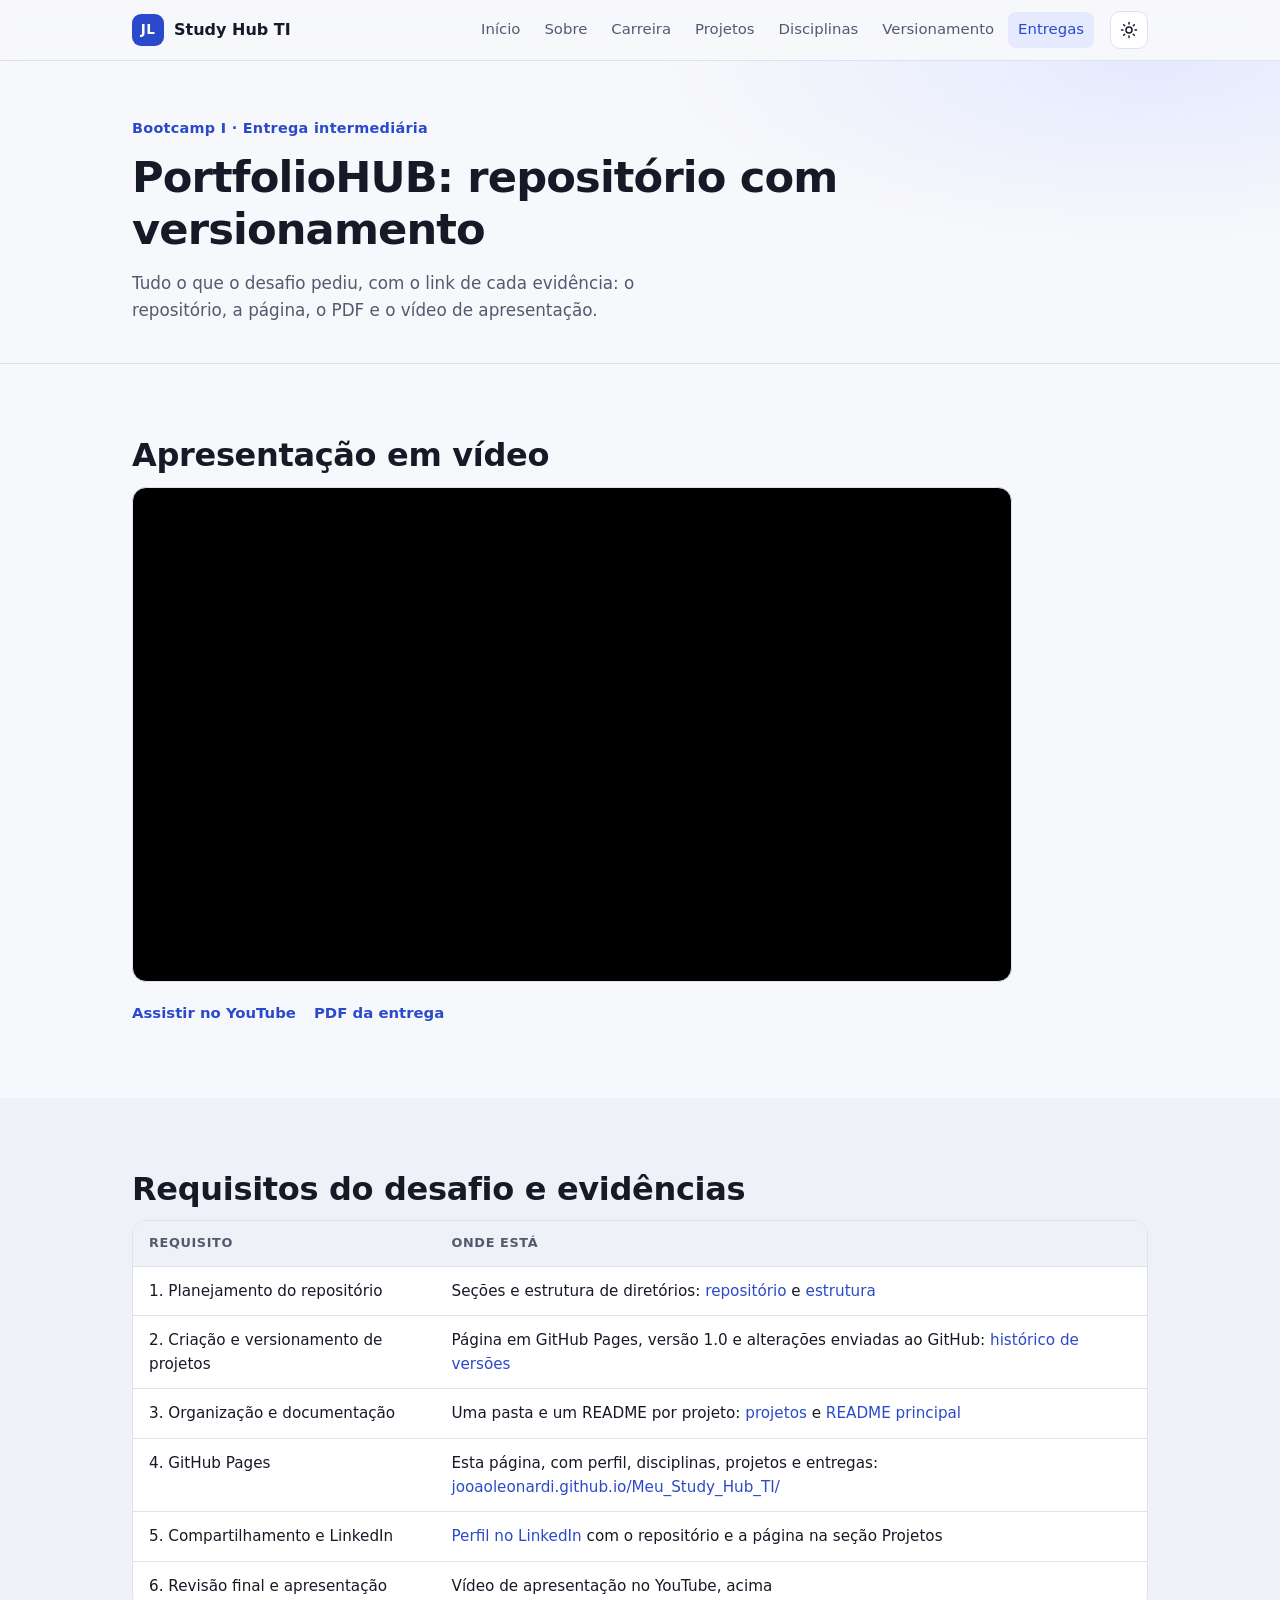
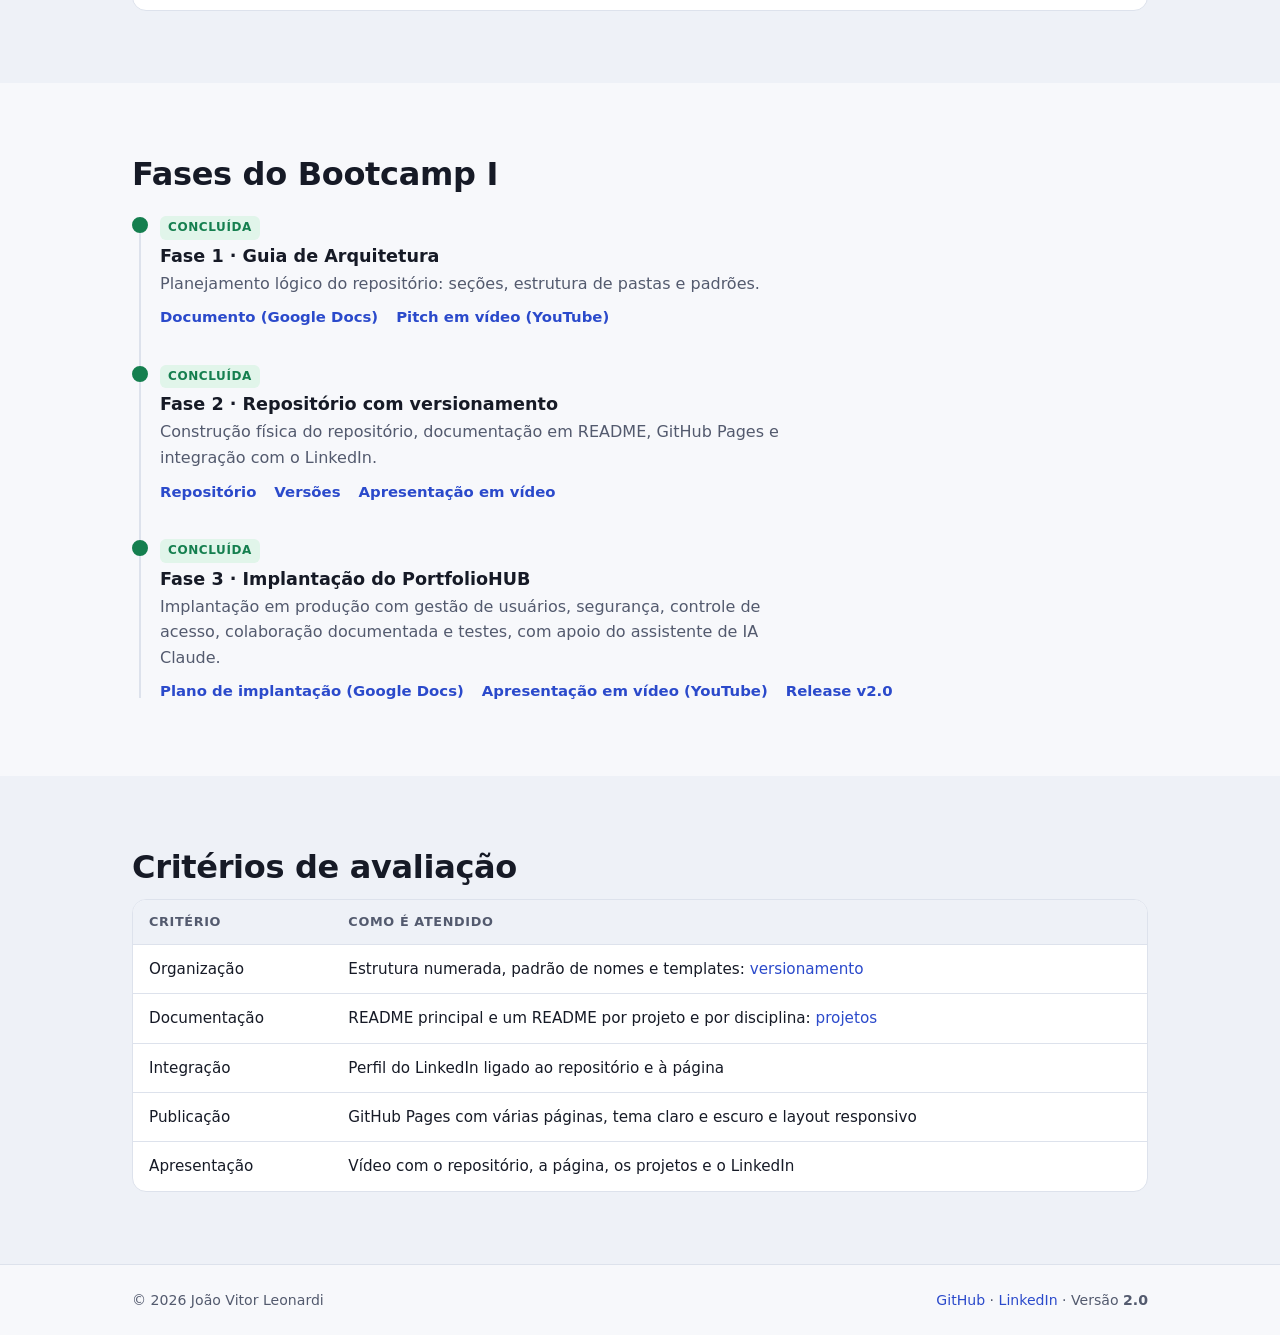
<file: entregas.html>
<!doctype html>
<html lang="pt-BR">
<head>
  <meta charset="utf-8">
  <meta name="viewport" content="width=device-width, initial-scale=1">
  <title>Entregas · João Vitor Leonardi</title>
  <meta name="description" content="Entrega intermediária do Bootcamp I: repositório versionado, GitHub Pages, integração com o LinkedIn e apresentação em vídeo.">
  <meta name="theme-color" content="#2b4acb">
  <meta property="og:title" content="Entregas · João Vitor Leonardi">
  <meta property="og:description" content="Entrega intermediária do Bootcamp I: repositório versionado, GitHub Pages, integração com o LinkedIn e apresentação em vídeo.">
  <meta property="og:type" content="website">
  <meta property="og:locale" content="pt_BR">
  <meta property="og:url" content="https://jooaoleonardi.github.io/Meu_Study_Hub_TI/entregas.html">
  <meta name="twitter:card" content="summary">
  <link rel="icon" href="data:image/svg+xml,%3Csvg xmlns='http://www.w3.org/2000/svg' viewBox='0 0 64 64'%3E%3Crect width='64' height='64' rx='14' fill='%232b4acb'/%3E%3Ctext x='32' y='42' font-family='Arial,sans-serif' font-size='28' font-weight='700' fill='white' text-anchor='middle'%3EJL%3C/text%3E%3C/svg%3E">
  <link rel="stylesheet" href="assets/css/style.css">
</head>
<body>
  <div class="progress" id="progress" aria-hidden="true"></div>
  <a class="skip-link" href="#conteudo">Pular para o conteúdo</a>

  <header class="site-header">
    <div class="container header-inner">
      <a class="brand" href="index.html" aria-label="Início">
        <span class="brand-mark">JL</span>
        <span class="brand-name">Study Hub TI</span>
      </a>
      <nav class="site-nav" id="site-nav" aria-label="Páginas">
        <a href="index.html">Início</a>
        <a href="sobre.html">Sobre</a>
        <a href="carreira.html">Carreira</a>
        <a href="projetos.html">Projetos</a>
        <a href="disciplinas.html">Disciplinas</a>
        <a href="versionamento.html">Versionamento</a>
        <a href="entregas.html">Entregas</a>
      </nav>
      <div class="header-actions">
        <button class="icon-btn" id="theme-toggle" type="button" aria-label="Alternar tema claro/escuro">
          <svg class="icon-sun" viewBox="0 0 24 24" aria-hidden="true"><circle cx="12" cy="12" r="4"/><path d="M12 2v2M12 20v2M4.9 4.9l1.4 1.4M17.7 17.7l1.4 1.4M2 12h2M20 12h2M4.9 19.1l1.4-1.4M17.7 6.3l1.4-1.4"/></svg>
          <svg class="icon-moon" viewBox="0 0 24 24" aria-hidden="true"><path d="M21 12.8A9 9 0 1 1 11.2 3a7 7 0 0 0 9.8 9.8z"/></svg>
        </button>
        <button class="icon-btn menu-btn" id="menu-toggle" type="button" aria-label="Abrir menu" aria-expanded="false" aria-controls="site-nav">
          <svg viewBox="0 0 24 24" aria-hidden="true"><path d="M4 7h16M4 12h16M4 17h16"/></svg>
        </button>
      </div>
    </div>
  </header>

  <main id="conteudo">
    <section class="page-hero" id="topo">
      <div class="container">
        <p class="eyebrow">Bootcamp I · Entrega intermediária</p>
        <h1>PortfolioHUB: repositório com versionamento</h1>
        <p class="hero-lead">Tudo o que o desafio pediu, com o link de cada evidência: o repositório, a página, o PDF e o vídeo de apresentação.</p>
      </div>
    </section>

    <section class="section">
      <div class="container">
        <h2 class="section-title">Apresentação em vídeo</h2>
        <div class="video-wrap">
          <iframe src="https://www.youtube-nocookie.com/embed/aisf7ItJSUU" title="Apresentação do repositório Meu Study Hub TI" loading="lazy" allow="accelerometer; clipboard-write; encrypted-media; gyroscope; picture-in-picture" allowfullscreen referrerpolicy="strict-origin-when-cross-origin"></iframe>
        </div>
        <div class="card-links"><a href="https://youtu.be/aisf7ItJSUU" target="_blank" rel="noopener">Assistir no YouTube</a><a href="https://github.com/jooaoleonardi/Meu_Study_Hub_TI/blob/main/docs/Entrega_Intermediaria_PortfolioHUB.pdf" target="_blank" rel="noopener">PDF da entrega</a></div>
      </div>
    </section>
    <section class="section section-alt">
      <div class="container">
        <h2 class="section-title">Requisitos do desafio e evidências</h2>
        <div class="table-wrap"><table class="data-table"><thead><tr><th>Requisito</th><th>Onde está</th></tr></thead>
<tbody>
<tr><td>1. Planejamento do repositório</td><td>Seções e estrutura de diretórios: <a href="https://github.com/jooaoleonardi/Meu_Study_Hub_TI" target="_blank" rel="noopener">repositório</a> e <a href="versionamento.html">estrutura</a></td></tr>
<tr><td>2. Criação e versionamento de projetos</td><td>Página em GitHub Pages, versão 1.0 e alterações enviadas ao GitHub: <a href="versionamento.html">histórico de versões</a></td></tr>
<tr><td>3. Organização e documentação</td><td>Uma pasta e um README por projeto: <a href="projetos.html">projetos</a> e <a href="https://github.com/jooaoleonardi/Meu_Study_Hub_TI#readme" target="_blank" rel="noopener">README principal</a></td></tr>
<tr><td>4. GitHub Pages</td><td>Esta página, com perfil, disciplinas, projetos e entregas: <a href="https://jooaoleonardi.github.io/Meu_Study_Hub_TI/" target="_blank" rel="noopener">jooaoleonardi.github.io/Meu_Study_Hub_TI/</a></td></tr>
<tr><td>5. Compartilhamento e LinkedIn</td><td><a href="https://www.linkedin.com/in/jooaoleonardi" target="_blank" rel="noopener">Perfil no LinkedIn</a> com o repositório e a página na seção Projetos</td></tr>
<tr><td>6. Revisão final e apresentação</td><td>Vídeo de apresentação no YouTube, acima</td></tr>
</tbody></table></div>
      </div>
    </section>
    <section class="section">
      <div class="container">
        <h2 class="section-title">Fases do Bootcamp I</h2>
        <ol class="timeline">
          <li class="done"><span class="status">Concluída</span><h3>Fase 1 · Guia de Arquitetura</h3><p>Planejamento lógico do repositório: seções, estrutura de pastas e padrões.</p><div class="card-links"><a href="https://docs.google.com/document/d/1vXPXqqofkiJiBfFWKWqR7vkLPf_B50NKzpmm2bIu-2w/edit?usp=sharing" target="_blank" rel="noopener">Documento (Google Docs)</a><a href="https://youtu.be/aTzOih38f58" target="_blank" rel="noopener">Pitch em vídeo (YouTube)</a></div></li>
          <li class="done"><span class="status">Concluída</span><h3>Fase 2 · Repositório com versionamento</h3><p>Construção física do repositório, documentação em README, GitHub Pages e integração com o LinkedIn.</p><div class="card-links"><a href="https://github.com/jooaoleonardi/Meu_Study_Hub_TI" target="_blank" rel="noopener">Repositório</a><a href="versionamento.html">Versões</a><a href="https://youtu.be/aisf7ItJSUU" target="_blank" rel="noopener">Apresentação em vídeo</a></div></li>
          <li class="done"><span class="status">Concluída</span><h3>Fase 3 · Implantação do PortfolioHUB</h3><p>Implantação em produção com gestão de usuários, segurança, controle de acesso, colaboração documentada e testes, com apoio do assistente de IA Claude.</p><div class="card-links"><a href="https://docs.google.com/document/d/113tW4-_QCdHUhL_U91ok2gqox62bpjkaCLc9i9tTHuQ/edit?usp=sharing" target="_blank" rel="noopener">Plano de implantação (Google Docs)</a><a href="https://youtu.be/dX61aEe3mhk" target="_blank" rel="noopener">Apresentação em vídeo (YouTube)</a><a href="https://github.com/jooaoleonardi/Meu_Study_Hub_TI/releases/tag/v2.0" target="_blank" rel="noopener">Release v2.0</a></div></li>
        </ol>
      </div>
    </section>
    <section class="section section-alt">
      <div class="container">
        <h2 class="section-title">Critérios de avaliação</h2>
        <div class="table-wrap"><table class="data-table"><thead><tr><th>Critério</th><th>Como é atendido</th></tr></thead>
<tbody>
<tr><td>Organização</td><td>Estrutura numerada, padrão de nomes e templates: <a href="versionamento.html">versionamento</a></td></tr>
<tr><td>Documentação</td><td>README principal e um README por projeto e por disciplina: <a href="projetos.html">projetos</a></td></tr>
<tr><td>Integração</td><td>Perfil do LinkedIn ligado ao repositório e à página</td></tr>
<tr><td>Publicação</td><td>GitHub Pages com várias páginas, tema claro e escuro e layout responsivo</td></tr>
<tr><td>Apresentação</td><td>Vídeo com o repositório, a página, os projetos e o LinkedIn</td></tr>
</tbody></table></div>
      </div>
    </section>
  </main>

  <footer class="site-footer">
    <div class="container footer-inner">
      <span>© <span id="year">2026</span> João Vitor Leonardi</span>
      <span>
        <a href="https://github.com/jooaoleonardi/Meu_Study_Hub_TI" target="_blank" rel="noopener">GitHub</a> ·
        <a href="https://www.linkedin.com/in/jooaoleonardi" target="_blank" rel="noopener">LinkedIn</a> ·
        Versão <strong>2.0</strong>
      </span>
    </div>
  </footer>

  <a class="to-top" id="to-top" href="#topo" aria-label="Voltar ao topo" hidden>↑</a>

  <script src="assets/js/main.js"></script>
</body>
</html>
</file>
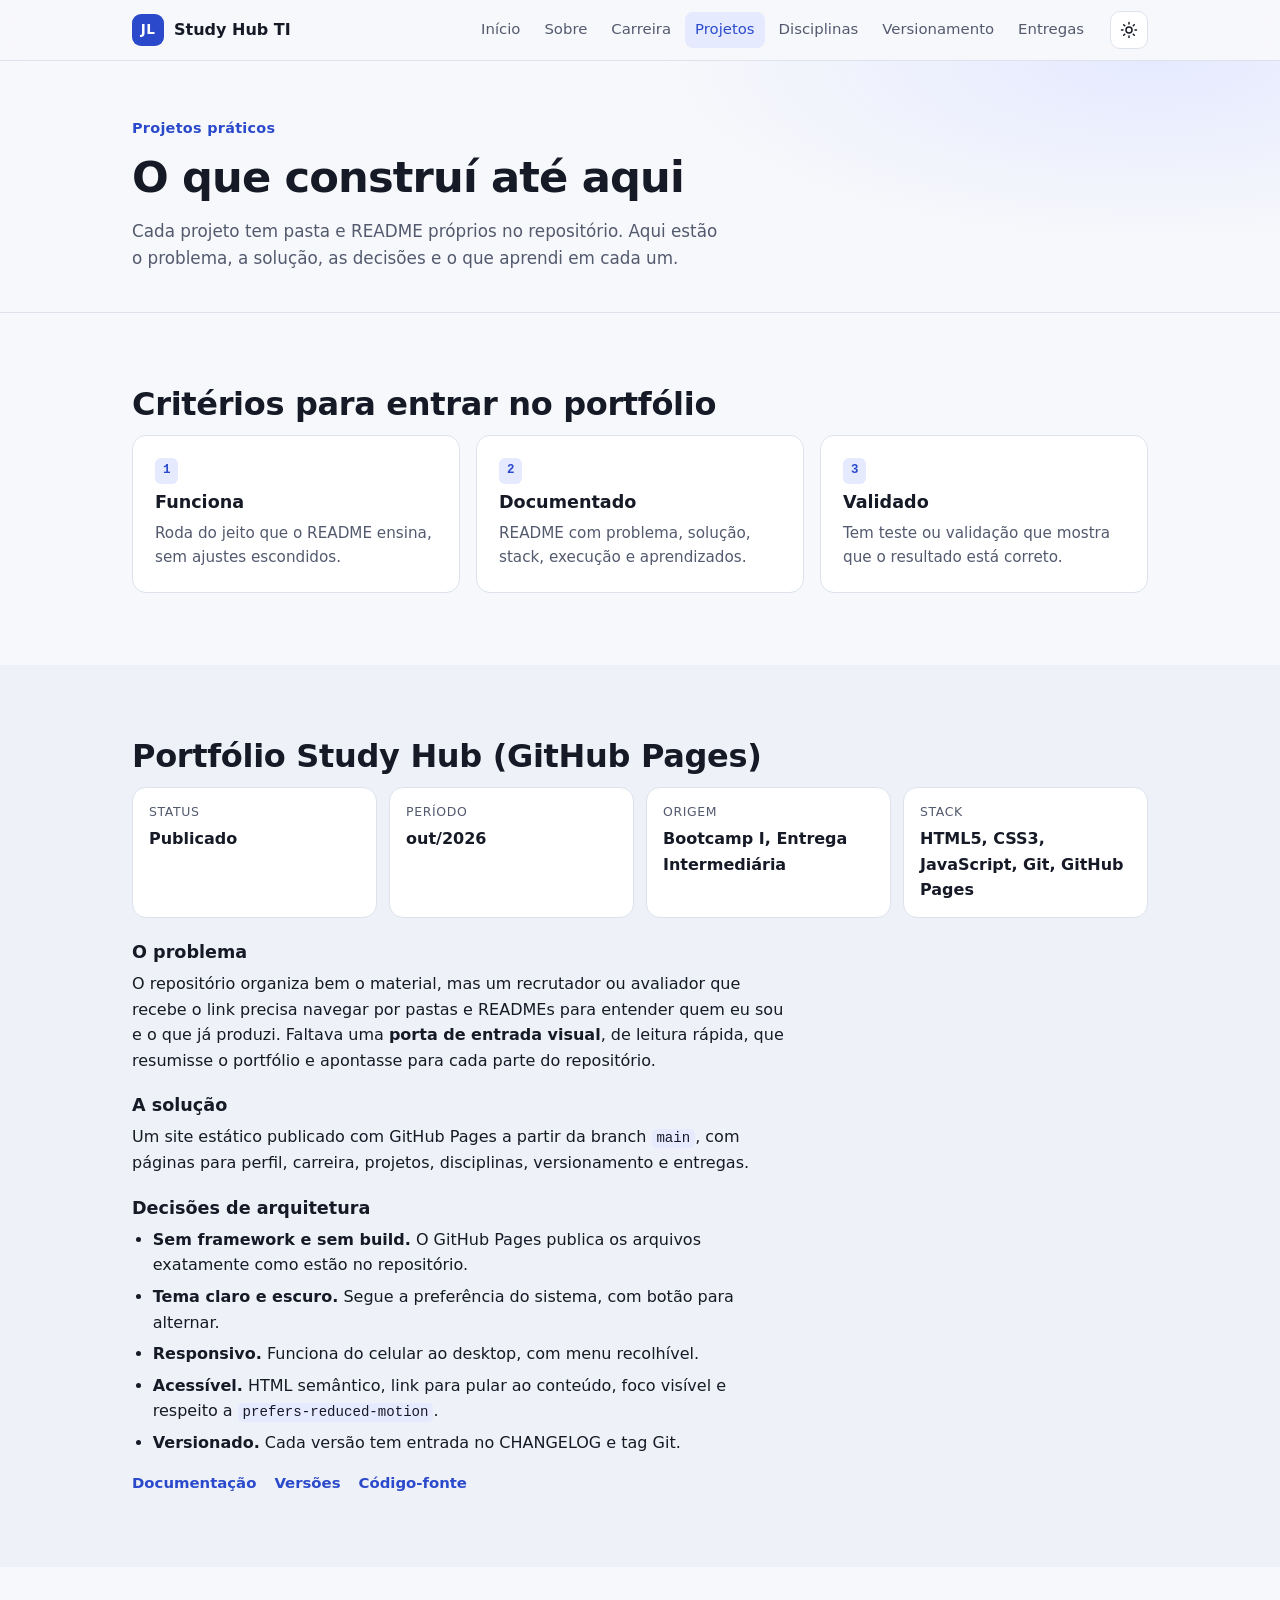
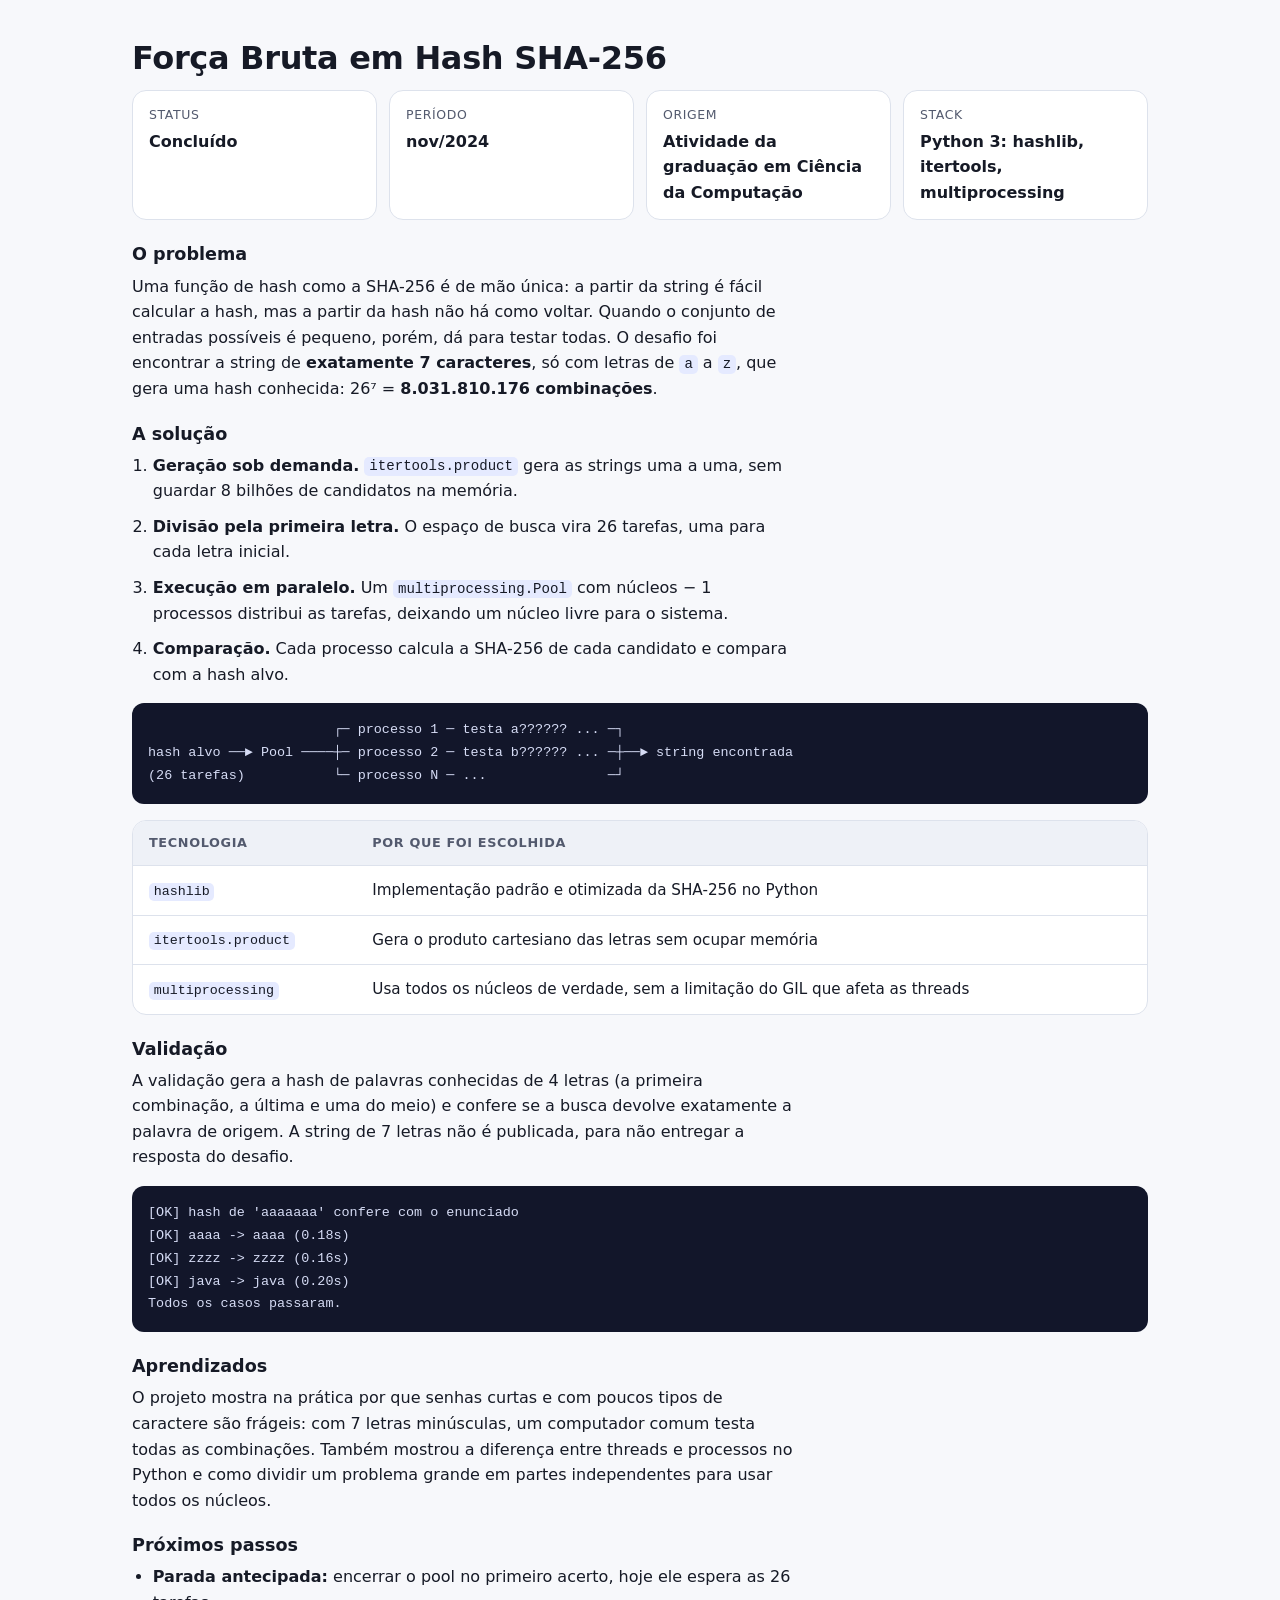
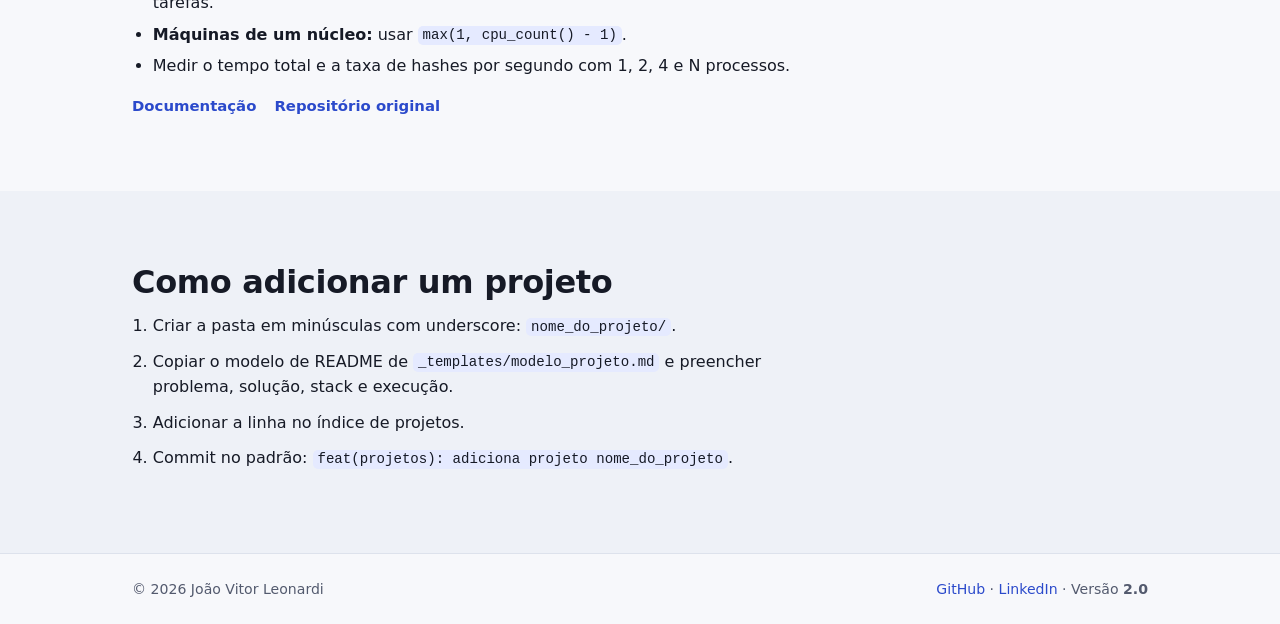
<file: projetos.html>
<!doctype html>
<html lang="pt-BR">
<head>
  <meta charset="utf-8">
  <meta name="viewport" content="width=device-width, initial-scale=1">
  <title>Projetos · João Vitor Leonardi</title>
  <meta name="description" content="Projetos práticos documentados: portfólio em GitHub Pages e busca paralela por força bruta em hash SHA-256.">
  <meta name="theme-color" content="#2b4acb">
  <meta property="og:title" content="Projetos · João Vitor Leonardi">
  <meta property="og:description" content="Projetos práticos documentados: portfólio em GitHub Pages e busca paralela por força bruta em hash SHA-256.">
  <meta property="og:type" content="website">
  <meta property="og:locale" content="pt_BR">
  <meta property="og:url" content="https://jooaoleonardi.github.io/Meu_Study_Hub_TI/projetos.html">
  <meta name="twitter:card" content="summary">
  <link rel="icon" href="data:image/svg+xml,%3Csvg xmlns='http://www.w3.org/2000/svg' viewBox='0 0 64 64'%3E%3Crect width='64' height='64' rx='14' fill='%232b4acb'/%3E%3Ctext x='32' y='42' font-family='Arial,sans-serif' font-size='28' font-weight='700' fill='white' text-anchor='middle'%3EJL%3C/text%3E%3C/svg%3E">
  <link rel="stylesheet" href="assets/css/style.css">
</head>
<body>
  <div class="progress" id="progress" aria-hidden="true"></div>
  <a class="skip-link" href="#conteudo">Pular para o conteúdo</a>

  <header class="site-header">
    <div class="container header-inner">
      <a class="brand" href="index.html" aria-label="Início">
        <span class="brand-mark">JL</span>
        <span class="brand-name">Study Hub TI</span>
      </a>
      <nav class="site-nav" id="site-nav" aria-label="Páginas">
        <a href="index.html">Início</a>
        <a href="sobre.html">Sobre</a>
        <a href="carreira.html">Carreira</a>
        <a href="projetos.html">Projetos</a>
        <a href="disciplinas.html">Disciplinas</a>
        <a href="versionamento.html">Versionamento</a>
        <a href="entregas.html">Entregas</a>
      </nav>
      <div class="header-actions">
        <button class="icon-btn" id="theme-toggle" type="button" aria-label="Alternar tema claro/escuro">
          <svg class="icon-sun" viewBox="0 0 24 24" aria-hidden="true"><circle cx="12" cy="12" r="4"/><path d="M12 2v2M12 20v2M4.9 4.9l1.4 1.4M17.7 17.7l1.4 1.4M2 12h2M20 12h2M4.9 19.1l1.4-1.4M17.7 6.3l1.4-1.4"/></svg>
          <svg class="icon-moon" viewBox="0 0 24 24" aria-hidden="true"><path d="M21 12.8A9 9 0 1 1 11.2 3a7 7 0 0 0 9.8 9.8z"/></svg>
        </button>
        <button class="icon-btn menu-btn" id="menu-toggle" type="button" aria-label="Abrir menu" aria-expanded="false" aria-controls="site-nav">
          <svg viewBox="0 0 24 24" aria-hidden="true"><path d="M4 7h16M4 12h16M4 17h16"/></svg>
        </button>
      </div>
    </div>
  </header>

  <main id="conteudo">
    <section class="page-hero" id="topo">
      <div class="container">
        <p class="eyebrow">Projetos práticos</p>
        <h1>O que construí até aqui</h1>
        <p class="hero-lead">Cada projeto tem pasta e README próprios no repositório. Aqui estão o problema, a solução, as decisões e o que aprendi em cada um.</p>
      </div>
    </section>

    <section class="section">
      <div class="container">
        <h2 class="section-title">Critérios para entrar no portfólio</h2>
        <div class="cards cards-3"><article class="card"><span class="card-tag">1</span><h3>Funciona</h3><p>Roda do jeito que o README ensina, sem ajustes escondidos.</p></article><article class="card"><span class="card-tag">2</span><h3>Documentado</h3><p>README com problema, solução, stack, execução e aprendizados.</p></article><article class="card"><span class="card-tag">3</span><h3>Validado</h3><p>Tem teste ou validação que mostra que o resultado está correto.</p></article></div>
      </div>
    </section>
    <section class="section section-alt">
      <div class="container">
        <h2 class="section-title">Portfólio Study Hub (GitHub Pages)</h2>
        <dl class="ficha"><div><dt>Status</dt><dd>Publicado</dd></div><div><dt>Período</dt><dd>out/2026</dd></div><div><dt>Origem</dt><dd>Bootcamp I, Entrega Intermediária</dd></div><div><dt>Stack</dt><dd>HTML5, CSS3, JavaScript, Git, GitHub Pages</dd></div></dl>
        <div class="prose">
          <h3>O problema</h3>
          <p>O repositório organiza bem o material, mas um recrutador ou avaliador que recebe o link precisa navegar por pastas e READMEs para entender quem eu sou e o que já produzi. Faltava uma <strong>porta de entrada visual</strong>, de leitura rápida, que resumisse o portfólio e apontasse para cada parte do repositório.</p>
          <h3>A solução</h3>
          <p>Um site estático publicado com GitHub Pages a partir da branch <code>main</code>, com páginas para perfil, carreira, projetos, disciplinas, versionamento e entregas.</p>
          <h3>Decisões de arquitetura</h3>
          <ul>
            <li><strong>Sem framework e sem build.</strong> O GitHub Pages publica os arquivos exatamente como estão no repositório.</li>
            <li><strong>Tema claro e escuro.</strong> Segue a preferência do sistema, com botão para alternar.</li>
            <li><strong>Responsivo.</strong> Funciona do celular ao desktop, com menu recolhível.</li>
            <li><strong>Acessível.</strong> HTML semântico, link para pular ao conteúdo, foco visível e respeito a <code>prefers-reduced-motion</code>.</li>
            <li><strong>Versionado.</strong> Cada versão tem entrada no CHANGELOG e tag Git.</li>
          </ul>
        </div>
        <div class="card-links"><a href="https://github.com/jooaoleonardi/Meu_Study_Hub_TI/tree/main/03_Projetos_e_Certificados/Projetos_Praticos/portfolio_github_pages" target="_blank" rel="noopener">Documentação</a><a href="versionamento.html">Versões</a><a href="https://github.com/jooaoleonardi/Meu_Study_Hub_TI" target="_blank" rel="noopener">Código-fonte</a></div>
      </div>
    </section>
    <section class="section">
      <div class="container">
        <h2 class="section-title">Força Bruta em Hash SHA-256</h2>
        <dl class="ficha"><div><dt>Status</dt><dd>Concluído</dd></div><div><dt>Período</dt><dd>nov/2024</dd></div><div><dt>Origem</dt><dd>Atividade da graduação em Ciência da Computação</dd></div><div><dt>Stack</dt><dd>Python 3: hashlib, itertools, multiprocessing</dd></div></dl>
        <div class="prose">
          <h3>O problema</h3>
          <p>Uma função de hash como a SHA-256 é de mão única: a partir da string é fácil calcular a hash, mas a partir da hash não há como voltar. Quando o conjunto de entradas possíveis é pequeno, porém, dá para testar todas. O desafio foi encontrar a string de <strong>exatamente 7 caracteres</strong>, só com letras de <code>a</code> a <code>z</code>, que gera uma hash conhecida: 26⁷ = <strong>8.031.810.176 combinações</strong>.</p>
          <h3>A solução</h3>
          <ol class="steps">
            <li><strong>Geração sob demanda.</strong> <code>itertools.product</code> gera as strings uma a uma, sem guardar 8 bilhões de candidatos na memória.</li>
            <li><strong>Divisão pela primeira letra.</strong> O espaço de busca vira 26 tarefas, uma para cada letra inicial.</li>
            <li><strong>Execução em paralelo.</strong> Um <code>multiprocessing.Pool</code> com núcleos − 1 processos distribui as tarefas, deixando um núcleo livre para o sistema.</li>
            <li><strong>Comparação.</strong> Cada processo calcula a SHA-256 de cada candidato e compara com a hash alvo.</li>
          </ol>
        </div>
        <pre class="codeblock"><code>                       ┌─ processo 1 ─ testa a?????? ... ─┐
hash alvo ──► Pool ────┼─ processo 2 ─ testa b?????? ... ─┼──► string encontrada
(26 tarefas)           └─ processo N ─ ...               ─┘</code></pre>
        <div class="table-wrap"><table class="data-table"><thead><tr><th>Tecnologia</th><th>Por que foi escolhida</th></tr></thead>
<tbody>
<tr><td><code>hashlib</code></td><td>Implementação padrão e otimizada da SHA-256 no Python</td></tr>
<tr><td><code>itertools.product</code></td><td>Gera o produto cartesiano das letras sem ocupar memória</td></tr>
<tr><td><code>multiprocessing</code></td><td>Usa todos os núcleos de verdade, sem a limitação do GIL que afeta as threads</td></tr>
</tbody></table></div>
        <div class="prose spaced">
          <h3>Validação</h3>
          <p>A validação gera a hash de palavras conhecidas de 4 letras (a primeira combinação, a última e uma do meio) e confere se a busca devolve exatamente a palavra de origem. A string de 7 letras não é publicada, para não entregar a resposta do desafio.</p>
        </div>
        <pre class="codeblock"><code>[OK] hash de 'aaaaaaa' confere com o enunciado
[OK] aaaa -&gt; aaaa (0.18s)
[OK] zzzz -&gt; zzzz (0.16s)
[OK] java -&gt; java (0.20s)
Todos os casos passaram.</code></pre>
        <div class="prose spaced">
          <h3>Aprendizados</h3>
          <p>O projeto mostra na prática por que senhas curtas e com poucos tipos de caractere são frágeis: com 7 letras minúsculas, um computador comum testa todas as combinações. Também mostrou a diferença entre threads e processos no Python e como dividir um problema grande em partes independentes para usar todos os núcleos.</p>
          <h3>Próximos passos</h3>
          <ul>
            <li><strong>Parada antecipada:</strong> encerrar o pool no primeiro acerto, hoje ele espera as 26 tarefas.</li>
            <li><strong>Máquinas de um núcleo:</strong> usar <code>max(1, cpu_count() - 1)</code>.</li>
            <li>Medir o tempo total e a taxa de hashes por segundo com 1, 2, 4 e N processos.</li>
          </ul>
        </div>
        <div class="card-links"><a href="https://github.com/jooaoleonardi/Meu_Study_Hub_TI/tree/main/03_Projetos_e_Certificados/Projetos_Praticos/forca_bruta_hash" target="_blank" rel="noopener">Documentação</a><a href="https://github.com/jooaoleonardi/Forca-Bruta-Hash" target="_blank" rel="noopener">Repositório original</a></div>
      </div>
    </section>
    <section class="section section-alt">
      <div class="container">
        <h2 class="section-title">Como adicionar um projeto</h2>
        <ol class="steps">
          <li>Criar a pasta em minúsculas com underscore: <code>nome_do_projeto/</code>.</li>
          <li>Copiar o modelo de README de <code>_templates/modelo_projeto.md</code> e preencher problema, solução, stack e execução.</li>
          <li>Adicionar a linha no índice de projetos.</li>
          <li>Commit no padrão: <code>feat(projetos): adiciona projeto nome_do_projeto</code>.</li>
        </ol>
      </div>
    </section>
  </main>

  <footer class="site-footer">
    <div class="container footer-inner">
      <span>© <span id="year">2026</span> João Vitor Leonardi</span>
      <span>
        <a href="https://github.com/jooaoleonardi/Meu_Study_Hub_TI" target="_blank" rel="noopener">GitHub</a> ·
        <a href="https://www.linkedin.com/in/jooaoleonardi" target="_blank" rel="noopener">LinkedIn</a> ·
        Versão <strong>2.0</strong>
      </span>
    </div>
  </footer>

  <a class="to-top" id="to-top" href="#topo" aria-label="Voltar ao topo" hidden>↑</a>

  <script src="assets/js/main.js"></script>
</body>
</html>
</file>
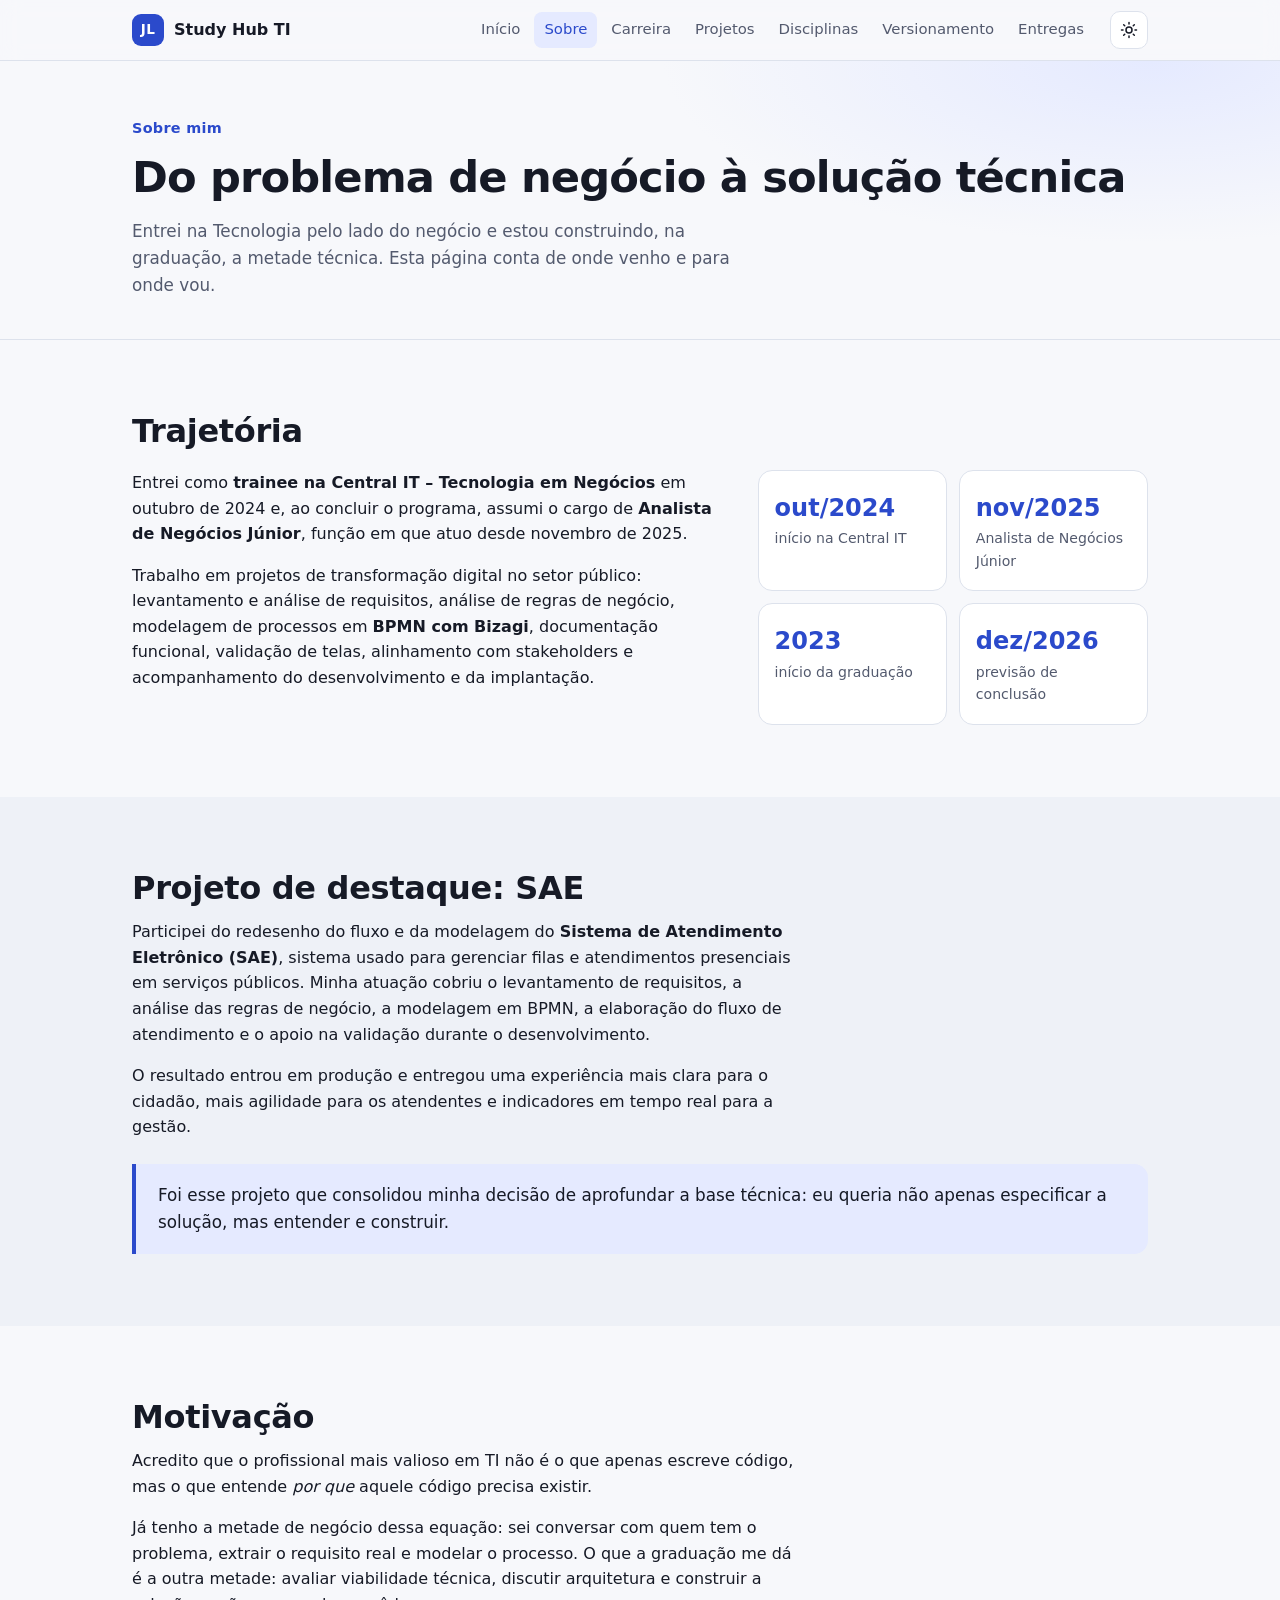
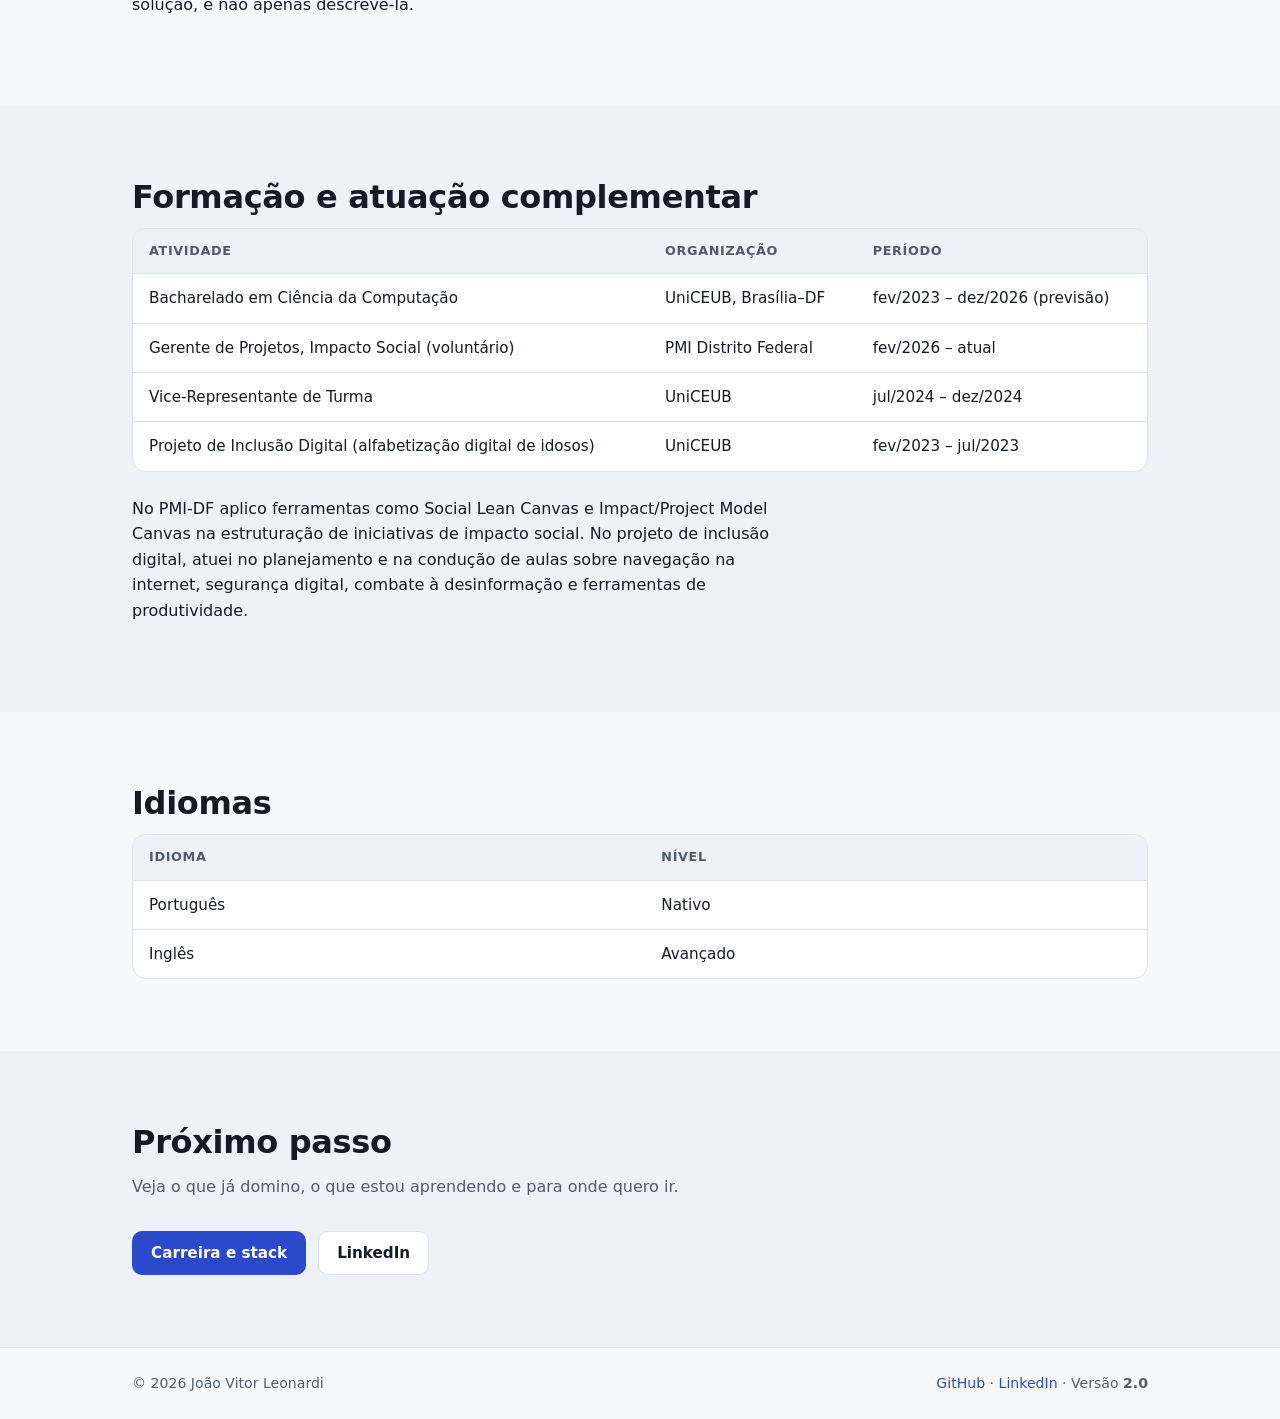
<file: sobre.html>
<!doctype html>
<html lang="pt-BR">
<head>
  <meta charset="utf-8">
  <meta name="viewport" content="width=device-width, initial-scale=1">
  <title>Sobre · João Vitor Leonardi</title>
  <meta name="description" content="Trajetória de João Vitor Leonardi: da análise de negócios na Central IT à base técnica em Ciência da Computação.">
  <meta name="theme-color" content="#2b4acb">
  <meta property="og:title" content="Sobre · João Vitor Leonardi">
  <meta property="og:description" content="Trajetória de João Vitor Leonardi: da análise de negócios na Central IT à base técnica em Ciência da Computação.">
  <meta property="og:type" content="website">
  <meta property="og:locale" content="pt_BR">
  <meta property="og:url" content="https://jooaoleonardi.github.io/Meu_Study_Hub_TI/sobre.html">
  <meta name="twitter:card" content="summary">
  <link rel="icon" href="data:image/svg+xml,%3Csvg xmlns='http://www.w3.org/2000/svg' viewBox='0 0 64 64'%3E%3Crect width='64' height='64' rx='14' fill='%232b4acb'/%3E%3Ctext x='32' y='42' font-family='Arial,sans-serif' font-size='28' font-weight='700' fill='white' text-anchor='middle'%3EJL%3C/text%3E%3C/svg%3E">
  <link rel="stylesheet" href="assets/css/style.css">
</head>
<body>
  <div class="progress" id="progress" aria-hidden="true"></div>
  <a class="skip-link" href="#conteudo">Pular para o conteúdo</a>

  <header class="site-header">
    <div class="container header-inner">
      <a class="brand" href="index.html" aria-label="Início">
        <span class="brand-mark">JL</span>
        <span class="brand-name">Study Hub TI</span>
      </a>
      <nav class="site-nav" id="site-nav" aria-label="Páginas">
        <a href="index.html">Início</a>
        <a href="sobre.html">Sobre</a>
        <a href="carreira.html">Carreira</a>
        <a href="projetos.html">Projetos</a>
        <a href="disciplinas.html">Disciplinas</a>
        <a href="versionamento.html">Versionamento</a>
        <a href="entregas.html">Entregas</a>
      </nav>
      <div class="header-actions">
        <button class="icon-btn" id="theme-toggle" type="button" aria-label="Alternar tema claro/escuro">
          <svg class="icon-sun" viewBox="0 0 24 24" aria-hidden="true"><circle cx="12" cy="12" r="4"/><path d="M12 2v2M12 20v2M4.9 4.9l1.4 1.4M17.7 17.7l1.4 1.4M2 12h2M20 12h2M4.9 19.1l1.4-1.4M17.7 6.3l1.4-1.4"/></svg>
          <svg class="icon-moon" viewBox="0 0 24 24" aria-hidden="true"><path d="M21 12.8A9 9 0 1 1 11.2 3a7 7 0 0 0 9.8 9.8z"/></svg>
        </button>
        <button class="icon-btn menu-btn" id="menu-toggle" type="button" aria-label="Abrir menu" aria-expanded="false" aria-controls="site-nav">
          <svg viewBox="0 0 24 24" aria-hidden="true"><path d="M4 7h16M4 12h16M4 17h16"/></svg>
        </button>
      </div>
    </div>
  </header>

  <main id="conteudo">
    <section class="page-hero" id="topo">
      <div class="container">
        <p class="eyebrow">Sobre mim</p>
        <h1>Do problema de negócio à solução técnica</h1>
        <p class="hero-lead">Entrei na Tecnologia pelo lado do negócio e estou construindo, na graduação, a metade técnica. Esta página conta de onde venho e para onde vou.</p>
      </div>
    </section>

    <section class="section">
      <div class="container">
        <h2 class="section-title">Trajetória</h2>
        <div class="about-grid">
          <div class="prose">
            <p>Entrei como <strong>trainee na Central IT – Tecnologia em Negócios</strong> em outubro de 2024 e, ao concluir o programa, assumi o cargo de <strong>Analista de Negócios Júnior</strong>, função em que atuo desde novembro de 2025.</p>
            <p>Trabalho em projetos de transformação digital no setor público: levantamento e análise de requisitos, análise de regras de negócio, modelagem de processos em <strong>BPMN com Bizagi</strong>, documentação funcional, validação de telas, alinhamento com stakeholders e acompanhamento do desenvolvimento e da implantação.</p>
          </div>
          <ul class="stats">
            <li><span class="stat-value">out/2024</span><span class="stat-label">início na Central IT</span></li>
            <li><span class="stat-value">nov/2025</span><span class="stat-label">Analista de Negócios Júnior</span></li>
            <li><span class="stat-value">2023</span><span class="stat-label">início da graduação</span></li>
            <li><span class="stat-value">dez/2026</span><span class="stat-label">previsão de conclusão</span></li>
          </ul>
        </div>
      </div>
    </section>
    <section class="section section-alt">
      <div class="container">
        <h2 class="section-title">Projeto de destaque: SAE</h2>
        <div class="prose">
          <p>Participei do redesenho do fluxo e da modelagem do <strong>Sistema de Atendimento Eletrônico (SAE)</strong>, sistema usado para gerenciar filas e atendimentos presenciais em serviços públicos. Minha atuação cobriu o levantamento de requisitos, a análise das regras de negócio, a modelagem em BPMN, a elaboração do fluxo de atendimento e o apoio na validação durante o desenvolvimento.</p>
          <p>O resultado entrou em produção e entregou uma experiência mais clara para o cidadão, mais agilidade para os atendentes e indicadores em tempo real para a gestão.</p>
        </div>
        <blockquote class="callout">Foi esse projeto que consolidou minha decisão de aprofundar a base técnica: eu queria não apenas especificar a solução, mas entender e construir.</blockquote>
      </div>
    </section>
    <section class="section">
      <div class="container">
        <h2 class="section-title">Motivação</h2>
        <div class="prose">
          <p>Acredito que o profissional mais valioso em TI não é o que apenas escreve código, mas o que entende <em>por que</em> aquele código precisa existir.</p>
          <p>Já tenho a metade de negócio dessa equação: sei conversar com quem tem o problema, extrair o requisito real e modelar o processo. O que a graduação me dá é a outra metade: avaliar viabilidade técnica, discutir arquitetura e construir a solução, e não apenas descrevê-la.</p>
        </div>
      </div>
    </section>
    <section class="section section-alt">
      <div class="container">
        <h2 class="section-title">Formação e atuação complementar</h2>
        <div class="table-wrap"><table class="data-table"><thead><tr><th>Atividade</th><th>Organização</th><th>Período</th></tr></thead>
<tbody>
<tr><td>Bacharelado em Ciência da Computação</td><td>UniCEUB, Brasília–DF</td><td>fev/2023 – dez/2026 (previsão)</td></tr>
<tr><td>Gerente de Projetos, Impacto Social (voluntário)</td><td>PMI Distrito Federal</td><td>fev/2026 – atual</td></tr>
<tr><td>Vice-Representante de Turma</td><td>UniCEUB</td><td>jul/2024 – dez/2024</td></tr>
<tr><td>Projeto de Inclusão Digital (alfabetização digital de idosos)</td><td>UniCEUB</td><td>fev/2023 – jul/2023</td></tr>
</tbody></table></div>
        <div class="prose spaced">
          <p>No PMI-DF aplico ferramentas como Social Lean Canvas e Impact/Project Model Canvas na estruturação de iniciativas de impacto social. No projeto de inclusão digital, atuei no planejamento e na condução de aulas sobre navegação na internet, segurança digital, combate à desinformação e ferramentas de produtividade.</p>
        </div>
      </div>
    </section>
    <section class="section">
      <div class="container">
        <h2 class="section-title">Idiomas</h2>
        <div class="table-wrap"><table class="data-table"><thead><tr><th>Idioma</th><th>Nível</th></tr></thead>
<tbody>
<tr><td>Português</td><td>Nativo</td></tr>
<tr><td>Inglês</td><td>Avançado</td></tr>
</tbody></table></div>
      </div>
    </section>
    <section class="section section-alt">
      <div class="container">
        <h2 class="section-title">Próximo passo</h2>
        <p class="section-lead">Veja o que já domino, o que estou aprendendo e para onde quero ir.</p>
        <div class="contact-links">
          <a class="btn btn-primary" href="carreira.html">Carreira e stack</a>
          <a class="btn btn-ghost" href="https://www.linkedin.com/in/jooaoleonardi" target="_blank" rel="noopener">LinkedIn</a>
        </div>
      </div>
    </section>
  </main>

  <footer class="site-footer">
    <div class="container footer-inner">
      <span>© <span id="year">2026</span> João Vitor Leonardi</span>
      <span>
        <a href="https://github.com/jooaoleonardi/Meu_Study_Hub_TI" target="_blank" rel="noopener">GitHub</a> ·
        <a href="https://www.linkedin.com/in/jooaoleonardi" target="_blank" rel="noopener">LinkedIn</a> ·
        Versão <strong>2.0</strong>
      </span>
    </div>
  </footer>

  <a class="to-top" id="to-top" href="#topo" aria-label="Voltar ao topo" hidden>↑</a>

  <script src="assets/js/main.js"></script>
</body>
</html>
</file>
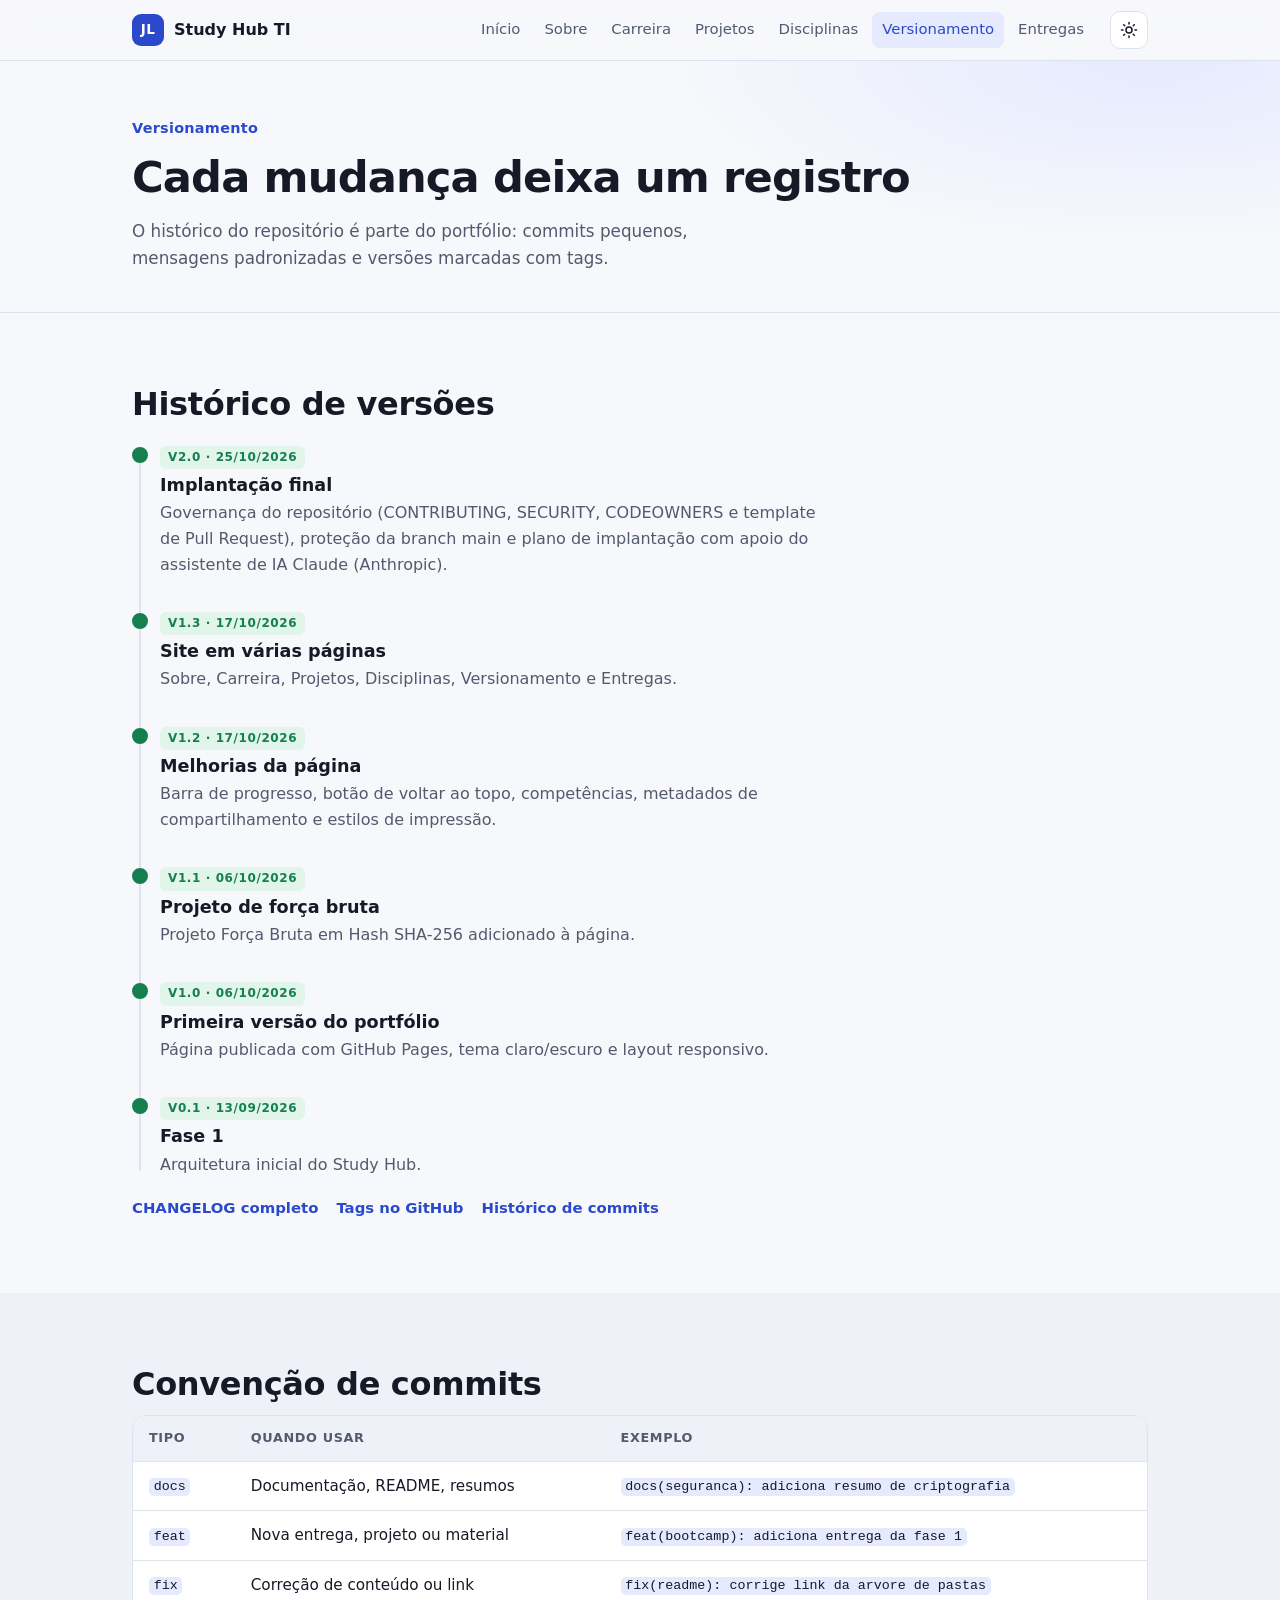
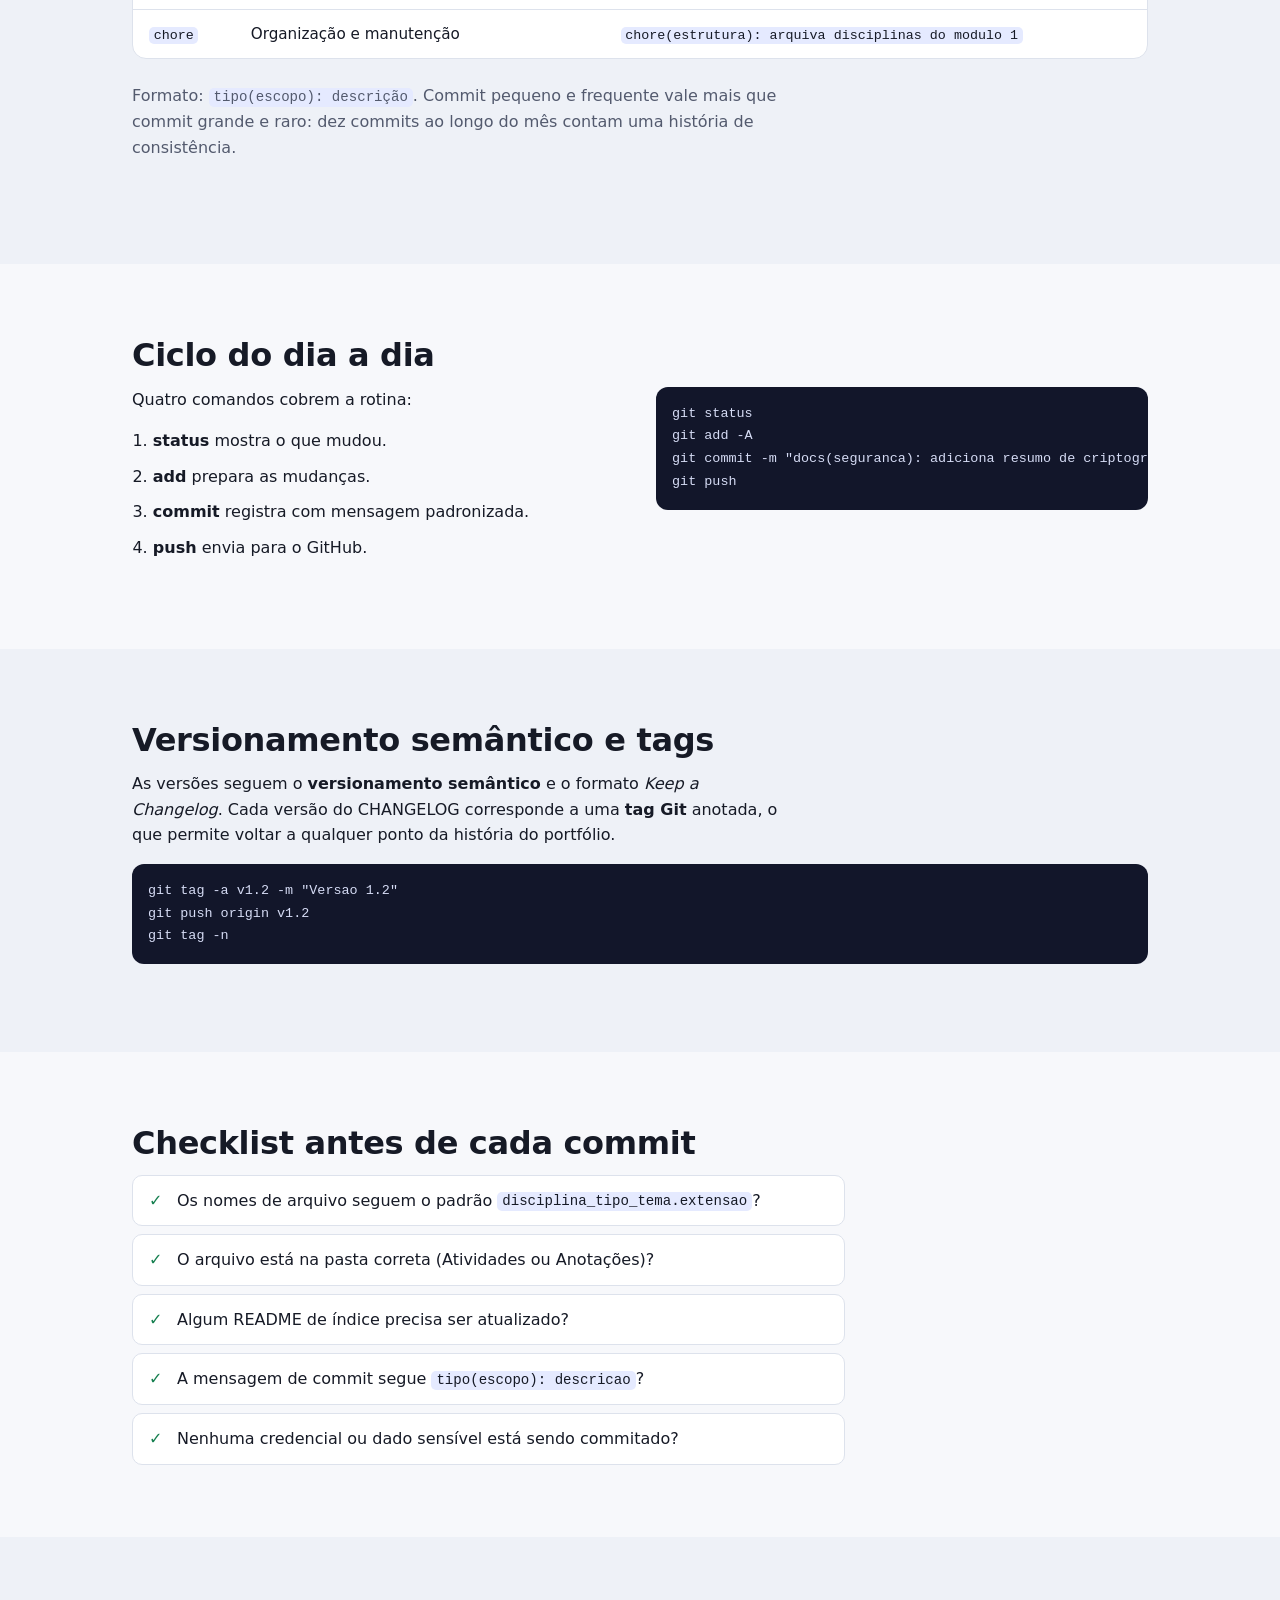
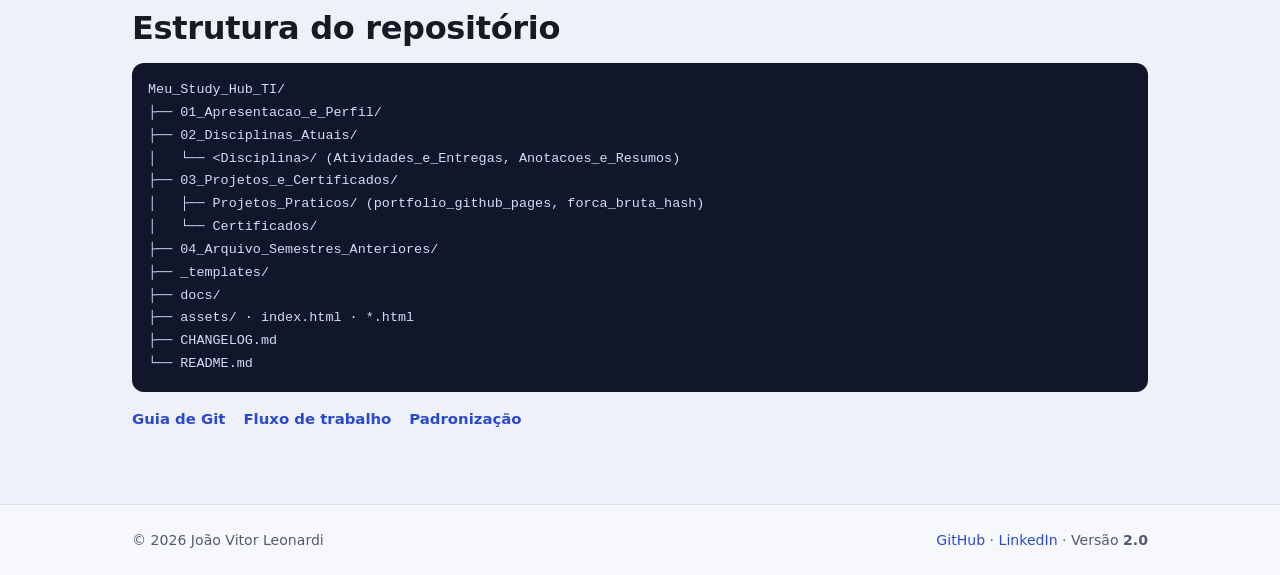
<file: versionamento.html>
<!doctype html>
<html lang="pt-BR">
<head>
  <meta charset="utf-8">
  <meta name="viewport" content="width=device-width, initial-scale=1">
  <title>Versionamento · João Vitor Leonardi</title>
  <meta name="description" content="Como o Study Hub é versionado: tags, CHANGELOG, convenção de commits e rotina de trabalho com Git.">
  <meta name="theme-color" content="#2b4acb">
  <meta property="og:title" content="Versionamento · João Vitor Leonardi">
  <meta property="og:description" content="Como o Study Hub é versionado: tags, CHANGELOG, convenção de commits e rotina de trabalho com Git.">
  <meta property="og:type" content="website">
  <meta property="og:locale" content="pt_BR">
  <meta property="og:url" content="https://jooaoleonardi.github.io/Meu_Study_Hub_TI/versionamento.html">
  <meta name="twitter:card" content="summary">
  <link rel="icon" href="data:image/svg+xml,%3Csvg xmlns='http://www.w3.org/2000/svg' viewBox='0 0 64 64'%3E%3Crect width='64' height='64' rx='14' fill='%232b4acb'/%3E%3Ctext x='32' y='42' font-family='Arial,sans-serif' font-size='28' font-weight='700' fill='white' text-anchor='middle'%3EJL%3C/text%3E%3C/svg%3E">
  <link rel="stylesheet" href="assets/css/style.css">
</head>
<body>
  <div class="progress" id="progress" aria-hidden="true"></div>
  <a class="skip-link" href="#conteudo">Pular para o conteúdo</a>

  <header class="site-header">
    <div class="container header-inner">
      <a class="brand" href="index.html" aria-label="Início">
        <span class="brand-mark">JL</span>
        <span class="brand-name">Study Hub TI</span>
      </a>
      <nav class="site-nav" id="site-nav" aria-label="Páginas">
        <a href="index.html">Início</a>
        <a href="sobre.html">Sobre</a>
        <a href="carreira.html">Carreira</a>
        <a href="projetos.html">Projetos</a>
        <a href="disciplinas.html">Disciplinas</a>
        <a href="versionamento.html">Versionamento</a>
        <a href="entregas.html">Entregas</a>
      </nav>
      <div class="header-actions">
        <button class="icon-btn" id="theme-toggle" type="button" aria-label="Alternar tema claro/escuro">
          <svg class="icon-sun" viewBox="0 0 24 24" aria-hidden="true"><circle cx="12" cy="12" r="4"/><path d="M12 2v2M12 20v2M4.9 4.9l1.4 1.4M17.7 17.7l1.4 1.4M2 12h2M20 12h2M4.9 19.1l1.4-1.4M17.7 6.3l1.4-1.4"/></svg>
          <svg class="icon-moon" viewBox="0 0 24 24" aria-hidden="true"><path d="M21 12.8A9 9 0 1 1 11.2 3a7 7 0 0 0 9.8 9.8z"/></svg>
        </button>
        <button class="icon-btn menu-btn" id="menu-toggle" type="button" aria-label="Abrir menu" aria-expanded="false" aria-controls="site-nav">
          <svg viewBox="0 0 24 24" aria-hidden="true"><path d="M4 7h16M4 12h16M4 17h16"/></svg>
        </button>
      </div>
    </div>
  </header>

  <main id="conteudo">
    <section class="page-hero" id="topo">
      <div class="container">
        <p class="eyebrow">Versionamento</p>
        <h1>Cada mudança deixa um registro</h1>
        <p class="hero-lead">O histórico do repositório é parte do portfólio: commits pequenos, mensagens padronizadas e versões marcadas com tags.</p>
      </div>
    </section>

    <section class="section">
      <div class="container">
        <h2 class="section-title">Histórico de versões</h2>
        <ol class="timeline">
          <li class="done"><span class="status">v2.0 · 25/10/2026</span><h3>Implantação final</h3><p>Governança do repositório (CONTRIBUTING, SECURITY, CODEOWNERS e template de Pull Request), proteção da branch main e plano de implantação com apoio do assistente de IA Claude (Anthropic).</p></li>
          <li class="done"><span class="status">v1.3 · 17/10/2026</span><h3>Site em várias páginas</h3><p>Sobre, Carreira, Projetos, Disciplinas, Versionamento e Entregas.</p></li>
          <li class="done"><span class="status">v1.2 · 17/10/2026</span><h3>Melhorias da página</h3><p>Barra de progresso, botão de voltar ao topo, competências, metadados de compartilhamento e estilos de impressão.</p></li>
          <li class="done"><span class="status">v1.1 · 06/10/2026</span><h3>Projeto de força bruta</h3><p>Projeto Força Bruta em Hash SHA-256 adicionado à página.</p></li>
          <li class="done"><span class="status">v1.0 · 06/10/2026</span><h3>Primeira versão do portfólio</h3><p>Página publicada com GitHub Pages, tema claro/escuro e layout responsivo.</p></li>
          <li class="done"><span class="status">v0.1 · 13/09/2026</span><h3>Fase 1</h3><p>Arquitetura inicial do Study Hub.</p></li>
        </ol>
        <div class="card-links"><a href="https://github.com/jooaoleonardi/Meu_Study_Hub_TI/blob/main/CHANGELOG.md" target="_blank" rel="noopener">CHANGELOG completo</a><a href="https://github.com/jooaoleonardi/Meu_Study_Hub_TI/tags" target="_blank" rel="noopener">Tags no GitHub</a><a href="https://github.com/jooaoleonardi/Meu_Study_Hub_TI/commits/main" target="_blank" rel="noopener">Histórico de commits</a></div>
      </div>
    </section>
    <section class="section section-alt">
      <div class="container">
        <h2 class="section-title">Convenção de commits</h2>
        <div class="table-wrap"><table class="data-table"><thead><tr><th>Tipo</th><th>Quando usar</th><th>Exemplo</th></tr></thead>
<tbody>
<tr><td><code>docs</code></td><td>Documentação, README, resumos</td><td><code>docs(seguranca): adiciona resumo de criptografia</code></td></tr>
<tr><td><code>feat</code></td><td>Nova entrega, projeto ou material</td><td><code>feat(bootcamp): adiciona entrega da fase 1</code></td></tr>
<tr><td><code>fix</code></td><td>Correção de conteúdo ou link</td><td><code>fix(readme): corrige link da arvore de pastas</code></td></tr>
<tr><td><code>chore</code></td><td>Organização e manutenção</td><td><code>chore(estrutura): arquiva disciplinas do modulo 1</code></td></tr>
</tbody></table></div>
        <p class="section-lead spaced">Formato: <code>tipo(escopo): descrição</code>. Commit pequeno e frequente vale mais que commit grande e raro: dez commits ao longo do mês contam uma história de consistência.</p>
      </div>
    </section>
    <section class="section">
      <div class="container">
        <h2 class="section-title">Ciclo do dia a dia</h2>
        <div class="two-col">
          <div class="prose">
            <p>Quatro comandos cobrem a rotina:</p>
            <ol class="steps">
              <li><strong>status</strong> mostra o que mudou.</li>
              <li><strong>add</strong> prepara as mudanças.</li>
              <li><strong>commit</strong> registra com mensagem padronizada.</li>
              <li><strong>push</strong> envia para o GitHub.</li>
            </ol>
          </div>
          <pre class="codeblock"><code>git status
git add -A
git commit -m "docs(seguranca): adiciona resumo de criptografia"
git push</code></pre>
        </div>
      </div>
    </section>
    <section class="section section-alt">
      <div class="container">
        <h2 class="section-title">Versionamento semântico e tags</h2>
        <div class="prose">
          <p>As versões seguem o <strong>versionamento semântico</strong> e o formato <em>Keep a Changelog</em>. Cada versão do CHANGELOG corresponde a uma <strong>tag Git</strong> anotada, o que permite voltar a qualquer ponto da história do portfólio.</p>
        </div>
        <pre class="codeblock"><code>git tag -a v1.2 -m "Versao 1.2"
git push origin v1.2
git tag -n</code></pre>
      </div>
    </section>
    <section class="section">
      <div class="container">
        <h2 class="section-title">Checklist antes de cada commit</h2>
        <ul class="checklist">
          <li>Os nomes de arquivo seguem o padrão <code>disciplina_tipo_tema.extensao</code>?</li>
          <li>O arquivo está na pasta correta (Atividades ou Anotações)?</li>
          <li>Algum README de índice precisa ser atualizado?</li>
          <li>A mensagem de commit segue <code>tipo(escopo): descricao</code>?</li>
          <li>Nenhuma credencial ou dado sensível está sendo commitado?</li>
        </ul>
      </div>
    </section>
    <section class="section section-alt">
      <div class="container">
        <h2 class="section-title">Estrutura do repositório</h2>
        <pre class="codeblock"><code>Meu_Study_Hub_TI/
├── 01_Apresentacao_e_Perfil/
├── 02_Disciplinas_Atuais/
│   └── &lt;Disciplina&gt;/ (Atividades_e_Entregas, Anotacoes_e_Resumos)
├── 03_Projetos_e_Certificados/
│   ├── Projetos_Praticos/ (portfolio_github_pages, forca_bruta_hash)
│   └── Certificados/
├── 04_Arquivo_Semestres_Anteriores/
├── _templates/
├── docs/
├── assets/ · index.html · *.html
├── CHANGELOG.md
└── README.md</code></pre>
        <div class="card-links"><a href="https://github.com/jooaoleonardi/Meu_Study_Hub_TI/tree/main/docs/GUIA_GIT.md" target="_blank" rel="noopener">Guia de Git</a><a href="https://github.com/jooaoleonardi/Meu_Study_Hub_TI/tree/main/docs/FLUXO_DE_TRABALHO.md" target="_blank" rel="noopener">Fluxo de trabalho</a><a href="https://github.com/jooaoleonardi/Meu_Study_Hub_TI/tree/main/docs/PADRONIZACAO.md" target="_blank" rel="noopener">Padronização</a></div>
      </div>
    </section>
  </main>

  <footer class="site-footer">
    <div class="container footer-inner">
      <span>© <span id="year">2026</span> João Vitor Leonardi</span>
      <span>
        <a href="https://github.com/jooaoleonardi/Meu_Study_Hub_TI" target="_blank" rel="noopener">GitHub</a> ·
        <a href="https://www.linkedin.com/in/jooaoleonardi" target="_blank" rel="noopener">LinkedIn</a> ·
        Versão <strong>2.0</strong>
      </span>
    </div>
  </footer>

  <a class="to-top" id="to-top" href="#topo" aria-label="Voltar ao topo" hidden>↑</a>

  <script src="assets/js/main.js"></script>
</body>
</html>
</file>
<file: assets/css/style.css>
/* ==========================================================
   Study Hub TI — estilos do portfólio (GitHub Pages)
   ========================================================== */

/* ---------- Tokens de tema ---------- */
:root {
  --bg: #f7f8fb;
  --bg-alt: #eef1f7;
  --surface: #ffffff;
  --text: #161a26;
  --text-muted: #535a6e;
  --border: #dde2ec;
  --accent: #2b4acb;
  --accent-strong: #1f37a0;
  --accent-soft: #e5eaff;
  --ok: #157f4f;
  --ok-soft: #e1f5ea;
  --warn: #9a5b00;
  --warn-soft: #fdf0d9;
  --terminal-bg: #12162a;
  --terminal-text: #d6dcf5;
  --shadow: 0 1px 2px rgba(16, 24, 40, .05), 0 4px 16px rgba(16, 24, 40, .06);
  --radius: 14px;
  --max: 1080px;
  color-scheme: light;
}

@media (prefers-color-scheme: dark) {
  :root:not([data-theme="light"]) {
    --bg: #0e111a;
    --bg-alt: #131725;
    --surface: #181d2e;
    --text: #e8ebf5;
    --text-muted: #a2a9c0;
    --border: #2a3047;
    --accent: #8ea2ff;
    --accent-strong: #b3c0ff;
    --accent-soft: #232b52;
    --ok: #5fd39a;
    --ok-soft: #173326;
    --warn: #f3b552;
    --warn-soft: #3a2b12;
    --terminal-bg: #0a0d18;
    --shadow: 0 1px 2px rgba(0, 0, 0, .3), 0 4px 16px rgba(0, 0, 0, .25);
    color-scheme: dark;
  }
}

:root[data-theme="dark"] {
  --bg: #0e111a;
  --bg-alt: #131725;
  --surface: #181d2e;
  --text: #e8ebf5;
  --text-muted: #a2a9c0;
  --border: #2a3047;
  --accent: #8ea2ff;
  --accent-strong: #b3c0ff;
  --accent-soft: #232b52;
  --ok: #5fd39a;
  --ok-soft: #173326;
  --warn: #f3b552;
  --warn-soft: #3a2b12;
  --terminal-bg: #0a0d18;
  --shadow: 0 1px 2px rgba(0, 0, 0, .3), 0 4px 16px rgba(0, 0, 0, .25);
  color-scheme: dark;
}

/* ---------- Base ---------- */
*, *::before, *::after { box-sizing: border-box; }

html { scroll-behavior: smooth; scroll-padding-top: 72px; }

body {
  margin: 0;
  background: var(--bg);
  color: var(--text);
  font-family: system-ui, -apple-system, "Segoe UI", Roboto, "Helvetica Neue", Arial, sans-serif;
  font-size: 1rem;
  line-height: 1.6;
  -webkit-font-smoothing: antialiased;
}

a { color: var(--accent); text-decoration: none; }
a:hover { text-decoration: underline; }

code {
  font-family: ui-monospace, SFMono-Regular, Menlo, Consolas, monospace;
  font-size: .88em;
  background: var(--accent-soft);
  padding: .1em .35em;
  border-radius: 5px;
}

h1, h2, h3 { line-height: 1.2; margin: 0; }

.container {
  width: 100%;
  max-width: var(--max);
  margin: 0 auto;
  padding: 0 16px;
}

@media (min-width: 720px) {
  .container { padding: 0 32px; }
}

.skip-link {
  position: absolute;
  left: -999px;
  top: 8px;
  background: var(--accent);
  color: #fff;
  padding: 8px 12px;
  border-radius: 8px;
  z-index: 100;
}
.skip-link:focus { left: 8px; }

:focus-visible { outline: 2px solid var(--accent); outline-offset: 2px; }

/* ---------- Cabeçalho ---------- */
.site-header {
  position: sticky;
  top: 0;
  z-index: 50;
  background: color-mix(in srgb, var(--bg) 88%, transparent);
  backdrop-filter: blur(10px);
  border-bottom: 1px solid var(--border);
}

.header-inner {
  display: flex;
  align-items: center;
  gap: 16px;
  height: 60px;
}

.brand {
  display: flex;
  align-items: center;
  gap: 10px;
  color: var(--text);
  font-weight: 700;
}
.brand:hover { text-decoration: none; }

.brand-mark {
  display: grid;
  place-items: center;
  width: 32px;
  height: 32px;
  border-radius: 9px;
  background: var(--accent);
  color: #fff;
  font-size: .85rem;
  letter-spacing: .02em;
}
:root[data-theme="dark"] .brand-mark { color: #0e111a; }
@media (prefers-color-scheme: dark) {
  :root:not([data-theme="light"]) .brand-mark { color: #0e111a; }
}

.site-nav {
  display: flex;
  gap: 4px;
  margin-left: auto;
}

.site-nav a {
  color: var(--text-muted);
  font-size: .93rem;
  padding: 6px 10px;
  border-radius: 8px;
}
.site-nav a:hover { color: var(--text); background: var(--bg-alt); text-decoration: none; }
.site-nav a.active { color: var(--accent); }

.header-actions { display: flex; gap: 6px; }

.icon-btn {
  display: grid;
  place-items: center;
  width: 38px;
  height: 38px;
  border: 1px solid var(--border);
  border-radius: 10px;
  background: var(--surface);
  color: var(--text);
  cursor: pointer;
}
.icon-btn svg {
  width: 18px;
  height: 18px;
  fill: none;
  stroke: currentColor;
  stroke-width: 2;
  stroke-linecap: round;
  stroke-linejoin: round;
}

.icon-moon { display: none; }
:root[data-theme="dark"] .icon-sun { display: none; }
:root[data-theme="dark"] .icon-moon { display: block; }
@media (prefers-color-scheme: dark) {
  :root:not([data-theme="light"]) .icon-sun { display: none; }
  :root:not([data-theme="light"]) .icon-moon { display: block; }
}

.menu-btn { display: none; }

@media (max-width: 820px) {
  .menu-btn { display: grid; }
  .header-actions { margin-left: auto; }
  .site-nav {
    display: none;
    position: absolute;
    top: 60px;
    left: 0;
    right: 0;
    flex-direction: column;
    padding: 8px 16px 16px;
    background: var(--bg);
    border-bottom: 1px solid var(--border);
  }
  .site-nav.open { display: flex; }
  .site-nav a { padding: 10px 8px; }
}

/* ---------- Hero ---------- */
.hero {
  padding: 72px 0 64px;
  background:
    radial-gradient(800px 360px at 85% 0%, var(--accent-soft), transparent 70%),
    var(--bg);
}

.hero-inner {
  display: grid;
  grid-template-columns: 1.4fr 1fr;
  gap: 48px;
  align-items: center;
}

.eyebrow {
  margin: 0 0 12px;
  color: var(--accent);
  font-weight: 600;
  font-size: .9rem;
  letter-spacing: .02em;
}

.hero h1 {
  font-size: clamp(2.2rem, 5vw, 3.4rem);
  letter-spacing: -.02em;
}

.hero-role {
  margin: 10px 0 0;
  font-size: 1.15rem;
  font-weight: 600;
  color: var(--text-muted);
}

.hero-lead {
  margin: 18px 0 28px;
  max-width: 56ch;
  color: var(--text-muted);
  font-size: 1.05rem;
}

.hero-cta { display: flex; flex-wrap: wrap; gap: 12px; }

.hero-card {
  background: var(--surface);
  border: 1px solid var(--border);
  border-radius: 20px;
  padding: 24px;
  box-shadow: var(--shadow);
}

.avatar {
  display: grid;
  place-items: center;
  width: 72px;
  height: 72px;
  border-radius: 50%;
  background: linear-gradient(135deg, var(--accent), var(--accent-strong));
  color: #fff;
  font-weight: 700;
  font-size: 1.5rem;
  margin-bottom: 18px;
}

.terminal {
  margin: 0;
  background: var(--terminal-bg);
  color: var(--terminal-text);
  border-radius: 12px;
  padding: 16px;
  font-family: ui-monospace, SFMono-Regular, Menlo, Consolas, monospace;
  font-size: .82rem;
  line-height: 1.7;
  overflow-x: auto;
}
.t-dim { color: #7c86ad; }
.t-acc { color: #ffd166; }

@media (max-width: 820px) {
  .hero { padding: 48px 0 40px; }
  .hero-inner { grid-template-columns: 1fr; gap: 32px; }
}

/* ---------- Botões ---------- */
.btn {
  display: inline-flex;
  align-items: center;
  justify-content: center;
  min-height: 44px;
  padding: 0 18px;
  border-radius: 10px;
  font-weight: 600;
  font-size: .95rem;
  border: 1px solid transparent;
  transition: background .15s, border-color .15s;
}
.btn:hover { text-decoration: none; }

.btn-primary { background: var(--accent); color: #fff; }
.btn-primary:hover { background: var(--accent-strong); }
:root[data-theme="dark"] .btn-primary { color: #0e111a; }
@media (prefers-color-scheme: dark) {
  :root:not([data-theme="light"]) .btn-primary { color: #0e111a; }
}

.btn-ghost {
  background: var(--surface);
  color: var(--text);
  border-color: var(--border);
}
.btn-ghost:hover { border-color: var(--accent); }

/* ---------- Seções ---------- */
.section { padding: 72px 0; }
.section-alt { background: var(--bg-alt); }

.section-title {
  font-size: clamp(1.5rem, 3vw, 2rem);
  letter-spacing: -.01em;
  margin-bottom: 12px;
}

.section-lead {
  margin: 0 0 32px;
  max-width: 65ch;
  color: var(--text-muted);
}

@media (max-width: 720px) {
  .section { padding: 52px 0; }
}

/* ---------- Sobre ---------- */
.about-grid {
  display: grid;
  grid-template-columns: 1.5fr 1fr;
  gap: 40px;
  margin-top: 20px;
}

.prose p { margin: 0 0 16px; max-width: 65ch; }

.stats {
  list-style: none;
  margin: 0;
  padding: 0;
  display: grid;
  grid-template-columns: 1fr 1fr;
  gap: 12px;
  align-content: start;
}

.stats li {
  background: var(--surface);
  border: 1px solid var(--border);
  border-radius: var(--radius);
  padding: 18px 16px;
}

.stat-value {
  display: block;
  font-size: 1.5rem;
  font-weight: 700;
  color: var(--accent);
}

.stat-label {
  display: block;
  font-size: .88rem;
  color: var(--text-muted);
}

@media (max-width: 820px) {
  .about-grid { grid-template-columns: 1fr; gap: 24px; }
}

/* ---------- Cards ---------- */
.cards { display: grid; gap: 16px; }
.cards-3 { grid-template-columns: repeat(3, 1fr); }
.cards-2 { grid-template-columns: repeat(2, 1fr); }

@media (max-width: 900px) {
  .cards-3 { grid-template-columns: repeat(2, 1fr); }
}
@media (max-width: 620px) {
  .cards-3, .cards-2 { grid-template-columns: 1fr; }
}

.card {
  display: flex;
  flex-direction: column;
  gap: 8px;
  background: var(--surface);
  border: 1px solid var(--border);
  border-radius: var(--radius);
  padding: 22px;
  color: var(--text);
}

.card h3 { font-size: 1.1rem; }
.card p { margin: 0; color: var(--text-muted); font-size: .95rem; }

.card-link { transition: border-color .15s, transform .15s, box-shadow .15s; }
.card-link:hover {
  text-decoration: none;
  border-color: var(--accent);
  transform: translateY(-2px);
  box-shadow: var(--shadow);
}

.card-tag {
  align-self: flex-start;
  font-family: ui-monospace, SFMono-Regular, Menlo, Consolas, monospace;
  font-size: .78rem;
  font-weight: 600;
  color: var(--accent);
  background: var(--accent-soft);
  padding: 3px 8px;
  border-radius: 6px;
}

.chips {
  list-style: none;
  display: flex;
  flex-wrap: wrap;
  gap: 6px;
  margin: 6px 0 0;
  padding: 0;
}
.chips li {
  font-size: .8rem;
  padding: 2px 10px;
  border: 1px solid var(--border);
  border-radius: 999px;
  color: var(--text-muted);
}

.card-links {
  display: flex;
  flex-wrap: wrap;
  gap: 8px 18px;
  margin-top: 8px;
  font-weight: 600;
  font-size: .93rem;
}

/* ---------- Lista de disciplinas ---------- */
.list-rows {
  list-style: none;
  margin: 20px 0 0;
  padding: 0;
  border: 1px solid var(--border);
  border-radius: var(--radius);
  background: var(--surface);
  overflow: hidden;
}

.list-rows li {
  display: grid;
  grid-template-columns: minmax(200px, 1fr) 2fr;
  gap: 16px;
  padding: 16px 20px;
  border-top: 1px solid var(--border);
}
.list-rows li:first-child { border-top: 0; }
.list-rows a { font-weight: 600; }
.list-rows span { color: var(--text-muted); font-size: .95rem; }

@media (max-width: 620px) {
  .list-rows li { grid-template-columns: 1fr; gap: 4px; }
}

/* ---------- Linha do tempo ---------- */
.timeline {
  list-style: none;
  margin: 20px 0 0;
  padding: 0 0 0 28px;
  position: relative;
}

.timeline::before {
  content: "";
  position: absolute;
  left: 7px;
  top: 6px;
  bottom: 6px;
  width: 2px;
  background: var(--border);
}

.timeline li {
  position: relative;
  padding: 0 0 32px;
}
.timeline li:last-child { padding-bottom: 0; }

.timeline li::before {
  content: "";
  position: absolute;
  left: -28px;
  top: 4px;
  width: 16px;
  height: 16px;
  border-radius: 50%;
  background: var(--surface);
  border: 2px solid var(--border);
}
.timeline li.done::before { background: var(--ok); border-color: var(--ok); }
.timeline li.current::before { background: var(--warn); border-color: var(--warn); }

.timeline h3 { font-size: 1.1rem; margin: 6px 0 4px; }
.timeline p { margin: 0; color: var(--text-muted); max-width: 65ch; }

.status {
  display: inline-block;
  font-size: .75rem;
  font-weight: 700;
  text-transform: uppercase;
  letter-spacing: .05em;
  padding: 2px 8px;
  border-radius: 6px;
  background: var(--bg-alt);
  color: var(--text-muted);
}
.done .status { background: var(--ok-soft); color: var(--ok); }
.current .status { background: var(--warn-soft); color: var(--warn); }

/* ---------- Contato ---------- */
.contact-links { display: flex; flex-wrap: wrap; gap: 12px; }

/* ---------- Rodapé ---------- */
.site-footer {
  border-top: 1px solid var(--border);
  padding: 24px 0;
  color: var(--text-muted);
  font-size: .88rem;
}

.footer-inner {
  display: flex;
  flex-wrap: wrap;
  justify-content: space-between;
  gap: 8px;
}

@media (prefers-reduced-motion: reduce) {
  html { scroll-behavior: auto; }
  .card-link, .btn { transition: none; }
  .card-link:hover { transform: none; }
}

/* ---------- Melhorias v1.2 ---------- */
.progress {
  position: fixed;
  top: 0;
  left: 0;
  height: 3px;
  width: 100%;
  z-index: 60;
  background: var(--accent);
  transform: scaleX(0);
  transform-origin: left;
}

.subtitle { font-size: 1.1rem; margin: 32px 0 12px; }
.chips-lg li { font-size: .88rem; padding: 4px 14px; background: var(--surface); }

.to-top {
  position: fixed;
  right: 16px;
  bottom: 16px;
  z-index: 40;
  display: grid;
  place-items: center;
  width: 44px;
  height: 44px;
  border-radius: 50%;
  background: var(--accent);
  color: #fff;
  font-weight: 700;
  box-shadow: var(--shadow);
}
.to-top[hidden] { display: none; }
.to-top:hover { text-decoration: none; background: var(--accent-strong); }
:root[data-theme="dark"] .to-top { color: #0e111a; }
@media (prefers-color-scheme: dark) {
  :root:not([data-theme="light"]) .to-top { color: #0e111a; }
}

/* Entrada suave das seções; sem JavaScript tudo aparece normalmente */
.js .reveal { opacity: 0; transform: translateY(16px); transition: opacity .5s, transform .5s; }
.js .reveal.visible { opacity: 1; transform: none; }

@media print {
  .site-header, .progress, .to-top, .menu-btn { display: none; }
  .js .reveal { opacity: 1; transform: none; }
}

@media (prefers-reduced-motion: reduce) {
  .js .reveal { opacity: 1; transform: none; transition: none; }
}

/* ---------- Páginas internas (v1.3) ---------- */
.page-hero {
  padding: 56px 0 40px;
  background:
    radial-gradient(700px 260px at 90% 0%, var(--accent-soft), transparent 70%),
    var(--bg);
  border-bottom: 1px solid var(--border);
}
.page-hero h1 { font-size: clamp(1.9rem, 4vw, 2.7rem); letter-spacing: -.02em; }
.page-hero .hero-lead { margin: 14px 0 0; }

.site-nav a[aria-current="page"] { color: var(--accent); background: var(--accent-soft); }

.table-wrap { overflow-x: auto; border: 1px solid var(--border); border-radius: var(--radius); background: var(--surface); }
.data-table { width: 100%; border-collapse: collapse; font-size: .95rem; }
.data-table th, .data-table td { text-align: left; padding: 12px 16px; vertical-align: top; border-top: 1px solid var(--border); }
.data-table thead th { border-top: 0; background: var(--bg-alt); font-size: .8rem; text-transform: uppercase; letter-spacing: .05em; color: var(--text-muted); }

.callout {
  margin: 24px 0 0;
  padding: 18px 22px;
  border-left: 4px solid var(--accent);
  background: var(--accent-soft);
  border-radius: 0 var(--radius) var(--radius) 0;
  font-size: 1.05rem;
}

.prose h3 { font-size: 1.1rem; margin: 22px 0 8px; }
.prose ul, .prose ol { margin: 0 0 16px; padding-left: 1.3rem; max-width: 65ch; }
.prose li { margin-bottom: 6px; }
.spaced { margin-top: 24px; }
.prose-line { margin: 0; max-width: 70ch; }

.steps { margin: 0; padding-left: 1.3rem; max-width: 70ch; }
.steps li { margin-bottom: 10px; }

.chips li { background: var(--bg); }
.card .chips { margin-top: 10px; }

.ficha {
  display: grid;
  grid-template-columns: repeat(auto-fit, minmax(200px, 1fr));
  gap: 12px;
  margin: 0 0 24px;
}
.ficha div { background: var(--surface); border: 1px solid var(--border); border-radius: var(--radius); padding: 14px 16px; }
.ficha dt { font-size: .78rem; text-transform: uppercase; letter-spacing: .05em; color: var(--text-muted); }
.ficha dd { margin: 4px 0 0; font-weight: 600; }

.codeblock {
  margin: 16px 0;
  background: var(--terminal-bg);
  color: var(--terminal-text);
  border-radius: 12px;
  padding: 16px;
  font-family: ui-monospace, SFMono-Regular, Menlo, Consolas, monospace;
  font-size: .84rem;
  line-height: 1.7;
  overflow-x: auto;
}
.codeblock code { background: none; padding: 0; font-size: inherit; }

.two-col { display: grid; grid-template-columns: 1fr 1fr; gap: 32px; align-items: start; }
.two-col .codeblock { margin: 0; }
@media (max-width: 820px) { .two-col { grid-template-columns: 1fr; gap: 16px; } }

.card-links a { overflow-wrap: anywhere; }
@media print { .page-hero { background: none; } }

.checklist { list-style: none; margin: 0; padding: 0; display: grid; gap: 8px; max-width: 70ch; }
.checklist li { padding: 12px 16px 12px 44px; position: relative; background: var(--surface); border: 1px solid var(--border); border-radius: 10px; }
.checklist li::before { content: "✓"; position: absolute; left: 16px; color: var(--ok); font-weight: 700; }

.video-wrap { position: relative; aspect-ratio: 16 / 9; border-radius: var(--radius); overflow: hidden; border: 1px solid var(--border); background: #000; max-width: 880px; }
.video-wrap iframe { position: absolute; inset: 0; width: 100%; height: 100%; border: 0; }
.video-wrap + .card-links, .timeline + .card-links { margin-top: 20px; }
.timeline .card-links { margin-top: 10px; }
</file>
